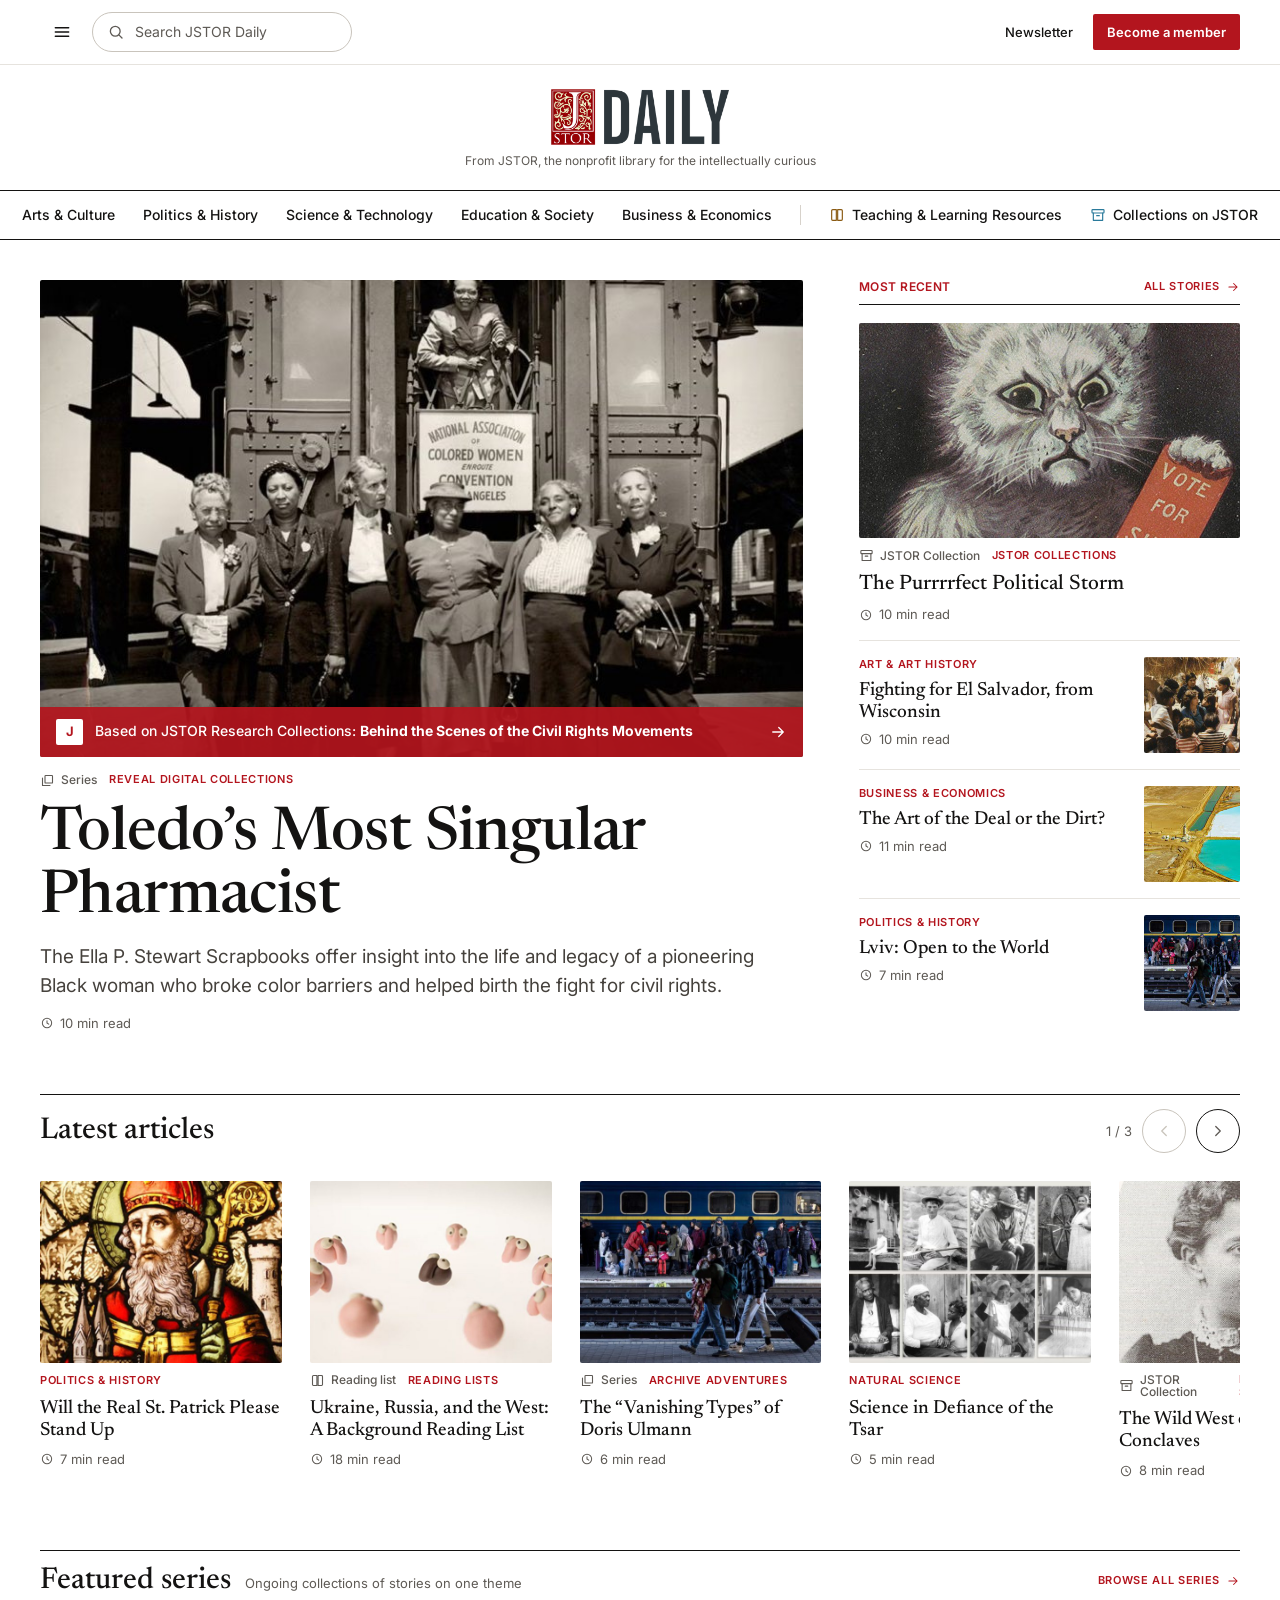
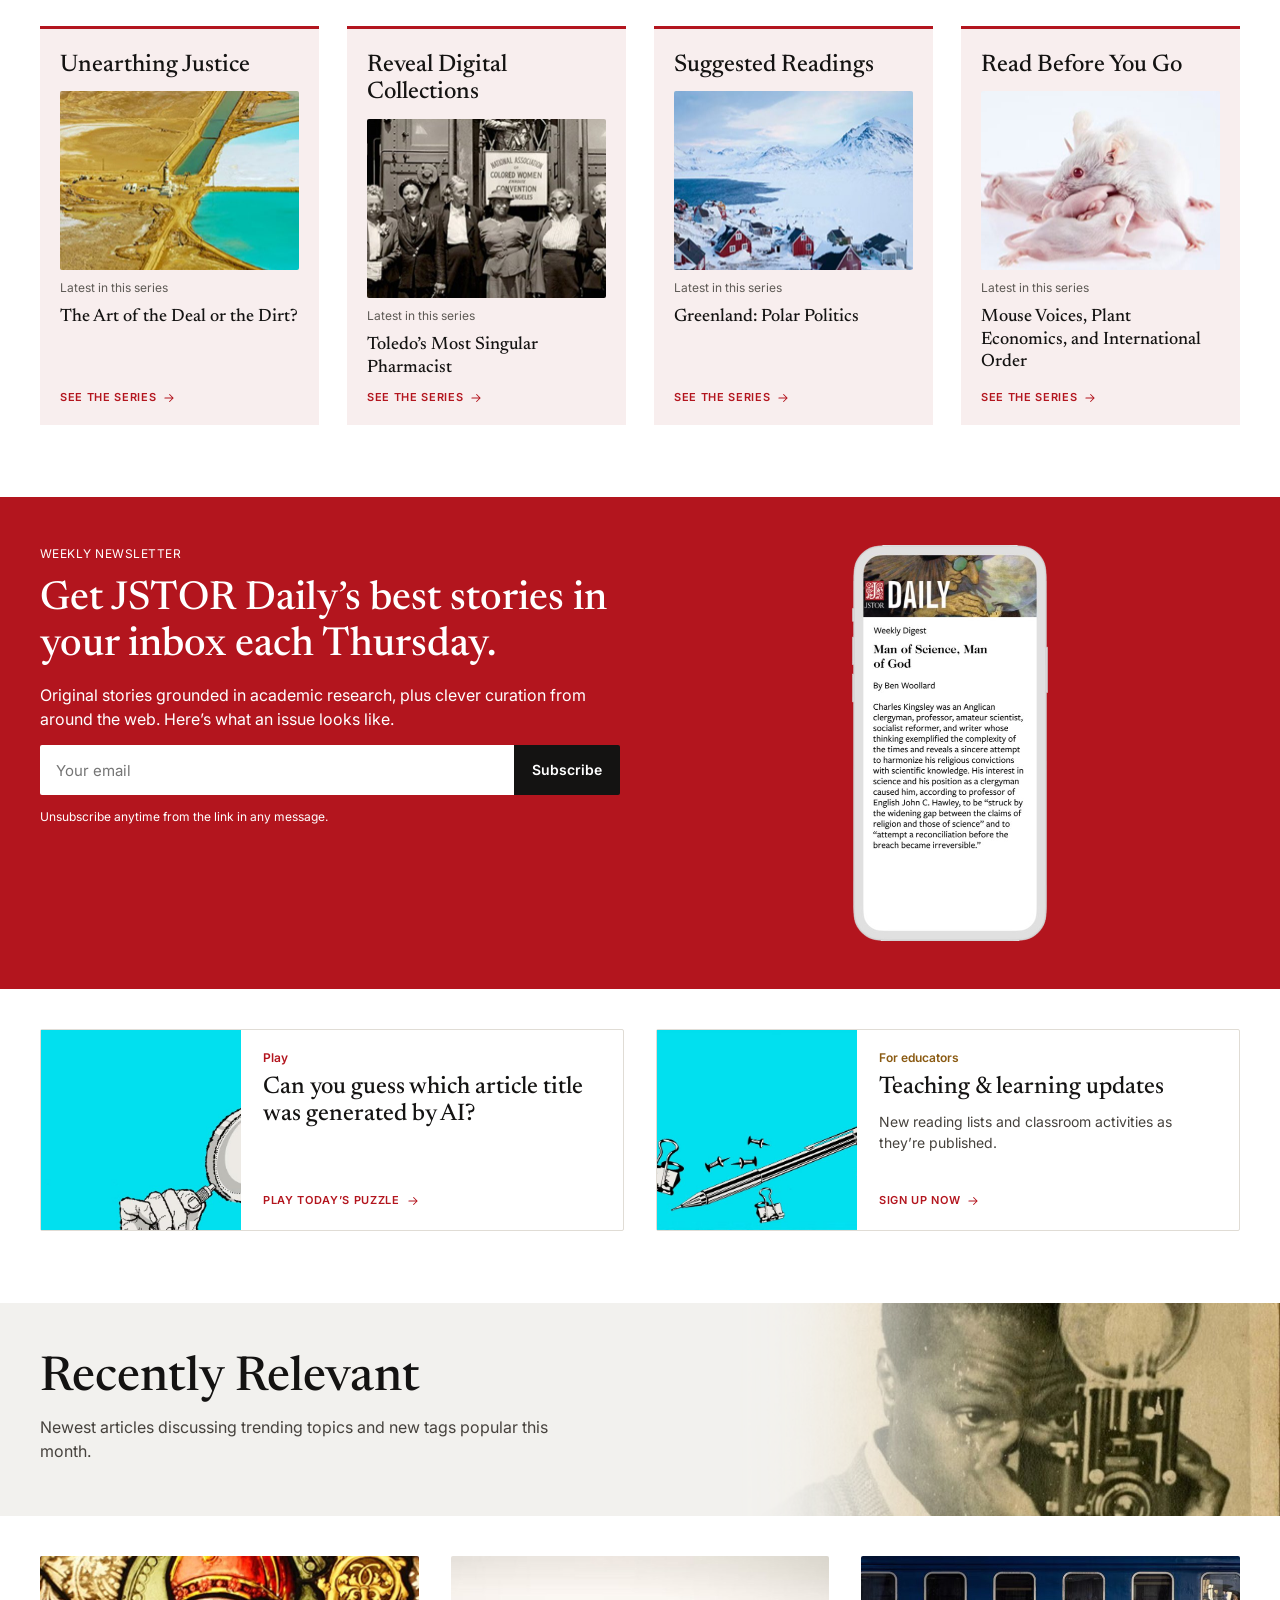
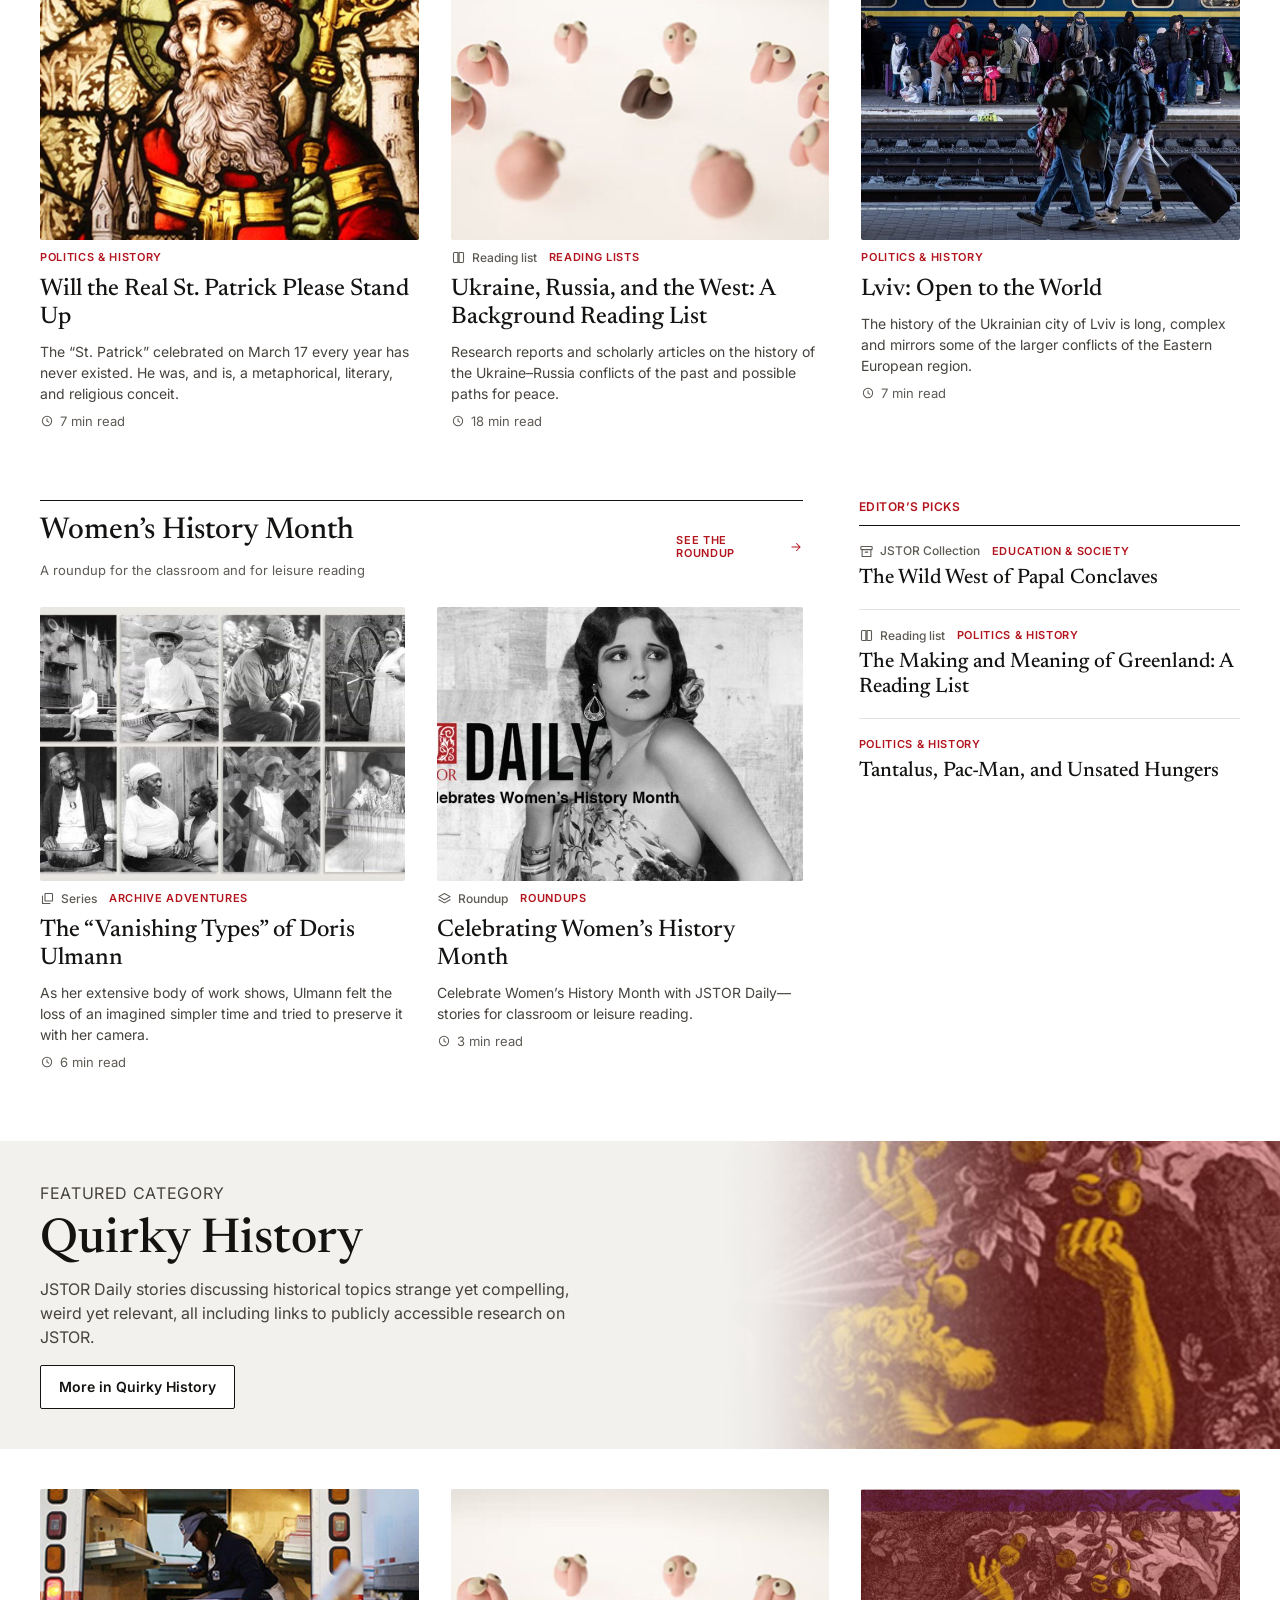
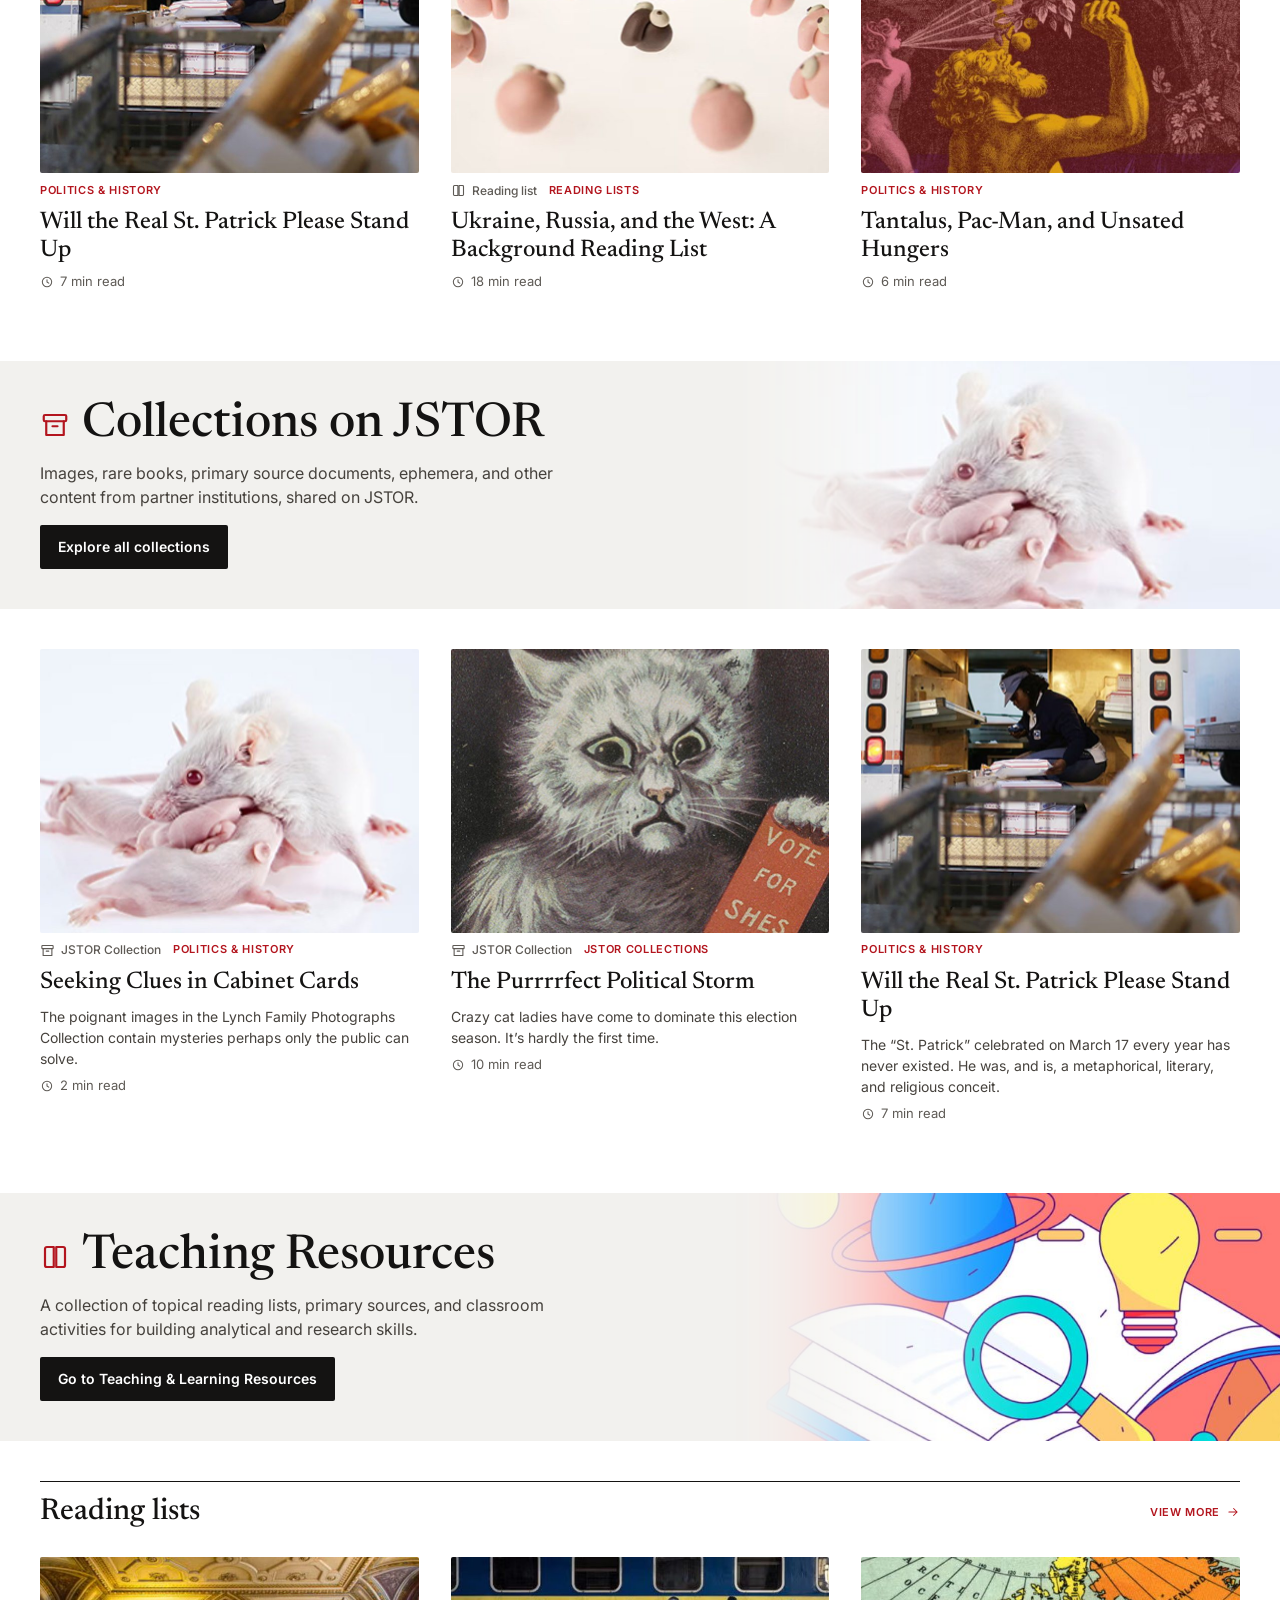
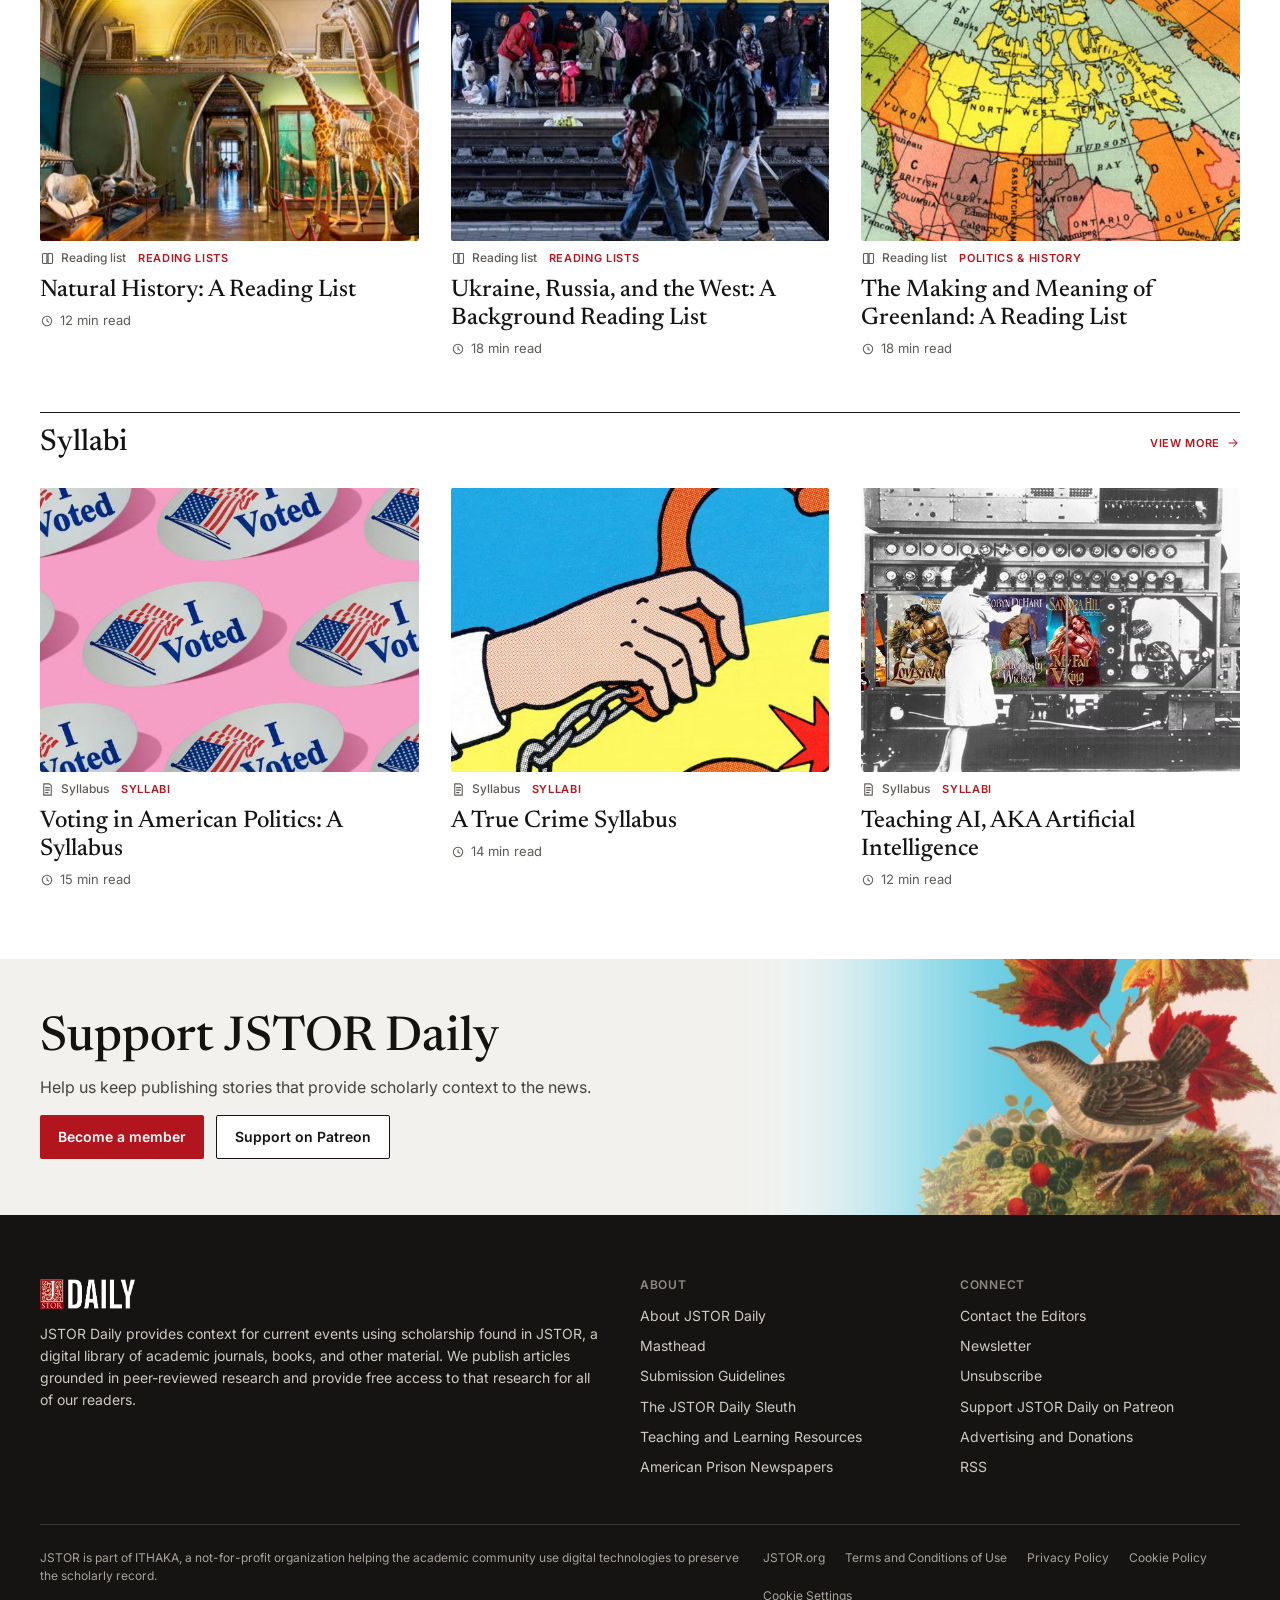
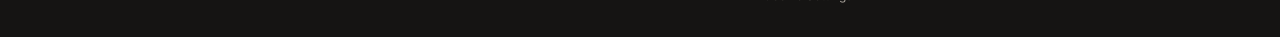
<file: index.html>
<!doctype html>
<html lang="en">
<head>
  <meta charset="utf-8">
  <meta name="viewport" content="width=device-width, initial-scale=1">
  <title>JSTOR Daily — From JSTOR, the nonprofit library for the intellectually curious</title>
  <link rel="preconnect" href="https://fonts.googleapis.com">
  <link rel="preconnect" href="https://fonts.gstatic.com" crossorigin>
  <link href="https://fonts.googleapis.com/css2?family=Inter:wght@400;500;600;700&family=Newsreader:ital,opsz,wght@0,6..72,400;0,6..72,500;1,6..72,400&display=swap" rel="stylesheet">
  <link rel="stylesheet" href="css/styles.css">
</head>
<body data-page="home" data-header="home">
  <div id="site-header"></div>

  <main>
    <section class="featured"><div class="wrap featured-grid">
      <article class="hero">
        <div class="hero-media">
          <a href="article.html"><img src="assets/img/001.jpg" alt="Ella P. Stewart"></a>
          <a class="topic-banner" href="collections.html"><span class="j-box">J</span><span>Based on JSTOR Research Collections: <b>Behind the Scenes of the Civil Rights Movements</b></span><svg class="i" aria-hidden="true"><use href="#i-arrowRight"/></svg></a>
        </div>
        <div class="meta"><span class="kind"><svg class="i" aria-hidden="true"><use href="#i-series"/></svg>Series</span><a class="kicker kicker-link" href="search.html?q=Series">Reveal Digital Collections</a></div>
        <a class="hero-link" href="article.html">
          <h1 class="hero-title">Toledo’s Most Singular Pharmacist</h1>
          <p class="hero-dek">The Ella P. Stewart Scrapbooks offer insight into the life and legacy of a pioneering Black woman who broke color barriers and helped birth the fight for civil rights.</p>
        </a>
        <span class="read-time"><svg class="i" aria-hidden="true"><use href="#i-clock"/></svg>10 min read</span>
      </article>

      <aside class="most-recent">
        <div class="rail-head"><span class="kicker">Most recent</span><a class="kicker-link" href="search.html">All stories<svg class="i i-sm" aria-hidden="true"><use href="#i-arrowRight"/></svg></a></div>
        <div class="lead-card" data-cards="purrfect@2" data-size="sm"></div>
        <div data-cards="elsalvador@3,artdeal@4,lviv@5" data-variant="row"></div>
      </aside>
    </div></section>

    <section class="section section-tight"><div class="wrap carousel" data-carousel>
      <div class="section-head">
        <h2>Latest articles</h2>
        <div class="carousel-controls"><span data-count>1 / 3</span>
          <button class="circle-btn" type="button" data-prev aria-label="Previous"><svg class="i" aria-hidden="true"><use href="#i-chevronLeft"/></svg></button>
          <button class="circle-btn" type="button" data-next aria-label="Next"><svg class="i" aria-hidden="true"><use href="#i-chevronRight"/></svg></button></div>
      </div>
      <div class="carousel-track" data-cards="stpatrick@6,ukraine@7,ulmann@8,tsar@9,papal@10,greenland@77,tantalus@26,cabinet@28,womenshistory@23,sourdough@48,lemon@49" data-size="xs"></div>
    </div></section>

    <section class="section section-tight"><div class="wrap">
      <div class="section-head"><div class="title-group"><h2>Featured series</h2><span class="sub">Ongoing collections of stories on one theme</span></div><a class="kicker-link" href="search.html?q=Series">Browse all series<svg class="i i-sm" aria-hidden="true"><use href="#i-arrowRight"/></svg></a></div>
      <div class="grid grid-4">
        <a class="series-box" href="article.html"><h3>Unearthing Justice</h3><img src="assets/img/011.jpg" alt="" loading="lazy"><span class="latest">Latest in this series</span><h4>The Art of the Deal or the Dirt?</h4><span class="kicker-link">See the series<svg class="i i-sm" aria-hidden="true"><use href="#i-arrowRight"/></svg></span></a>
        <a class="series-box" href="article.html"><h3>Reveal Digital Collections</h3><img src="assets/img/012.jpg" alt="" loading="lazy"><span class="latest">Latest in this series</span><h4>Toledo’s Most Singular Pharmacist</h4><span class="kicker-link">See the series<svg class="i i-sm" aria-hidden="true"><use href="#i-arrowRight"/></svg></span></a>
        <a class="series-box" href="article.html"><h3>Suggested Readings</h3><img src="assets/img/013.jpg" alt="" loading="lazy"><span class="latest">Latest in this series</span><h4>Greenland: Polar Politics</h4><span class="kicker-link">See the series<svg class="i i-sm" aria-hidden="true"><use href="#i-arrowRight"/></svg></span></a>
        <a class="series-box" href="article.html"><h3>Read Before You Go</h3><img src="assets/img/014.jpg" alt="" loading="lazy"><span class="latest">Latest in this series</span><h4>Mouse Voices, Plant Economics, and International Order</h4><span class="kicker-link">See the series<svg class="i i-sm" aria-hidden="true"><use href="#i-arrowRight"/></svg></span></a>
      </div>
    </div></section>

    <section class="newsletter" id="newsletter"><div class="wrap">
      <div class="newsletter-copy">
        <p class="eyebrow">Weekly newsletter</p>
        <h2>Get JSTOR Daily’s best stories in your inbox each Thursday.</h2>
        <p>Original stories grounded in academic research, plus clever curation from around the web. Here’s what an issue looks like.</p>
        <form class="subscribe" data-subscribe novalidate>
          <label class="visually-hidden" for="nl-email">Email address</label>
          <input id="nl-email" type="email" placeholder="Your email" required>
          <button class="btn btn-dark" type="submit">Subscribe</button>
        </form>
        <small>Unsubscribe anytime from the link in any message.</small>
      </div>
      <div class="newsletter-media"><img src="assets/img/015.png" alt="A JSTOR Daily newsletter issue on a phone" loading="lazy"></div>
    </div></section>

    <section class="section"><div class="wrap grid grid-2">
      <a class="promo" href="article.html" id="sleuth"><img src="assets/img/016.jpg" alt="" loading="lazy"><div class="promo-body"><span class="label">Play</span><h3>Can you guess which article title was generated by AI?</h3><span class="kicker-link">Play today’s puzzle<svg class="i i-sm" aria-hidden="true"><use href="#i-arrowRight"/></svg></span></div></a>
      <a class="promo" href="teaching.html"><img src="assets/img/017.jpg" alt="" loading="lazy"><div class="promo-body"><span class="label gold">For educators</span><h3>Teaching &amp; learning updates</h3><p>New reading lists and classroom activities as they’re published.</p><span class="kicker-link">Sign up now<svg class="i i-sm" aria-hidden="true"><use href="#i-arrowRight"/></svg></span></div></a>
    </div></section>

    <section class="banner"><div class="banner-inner">
      <div class="banner-copy"><h2>Recently Relevant</h2><p>Newest articles discussing trending topics and new tags popular this month.</p></div>
      <div class="banner-media"><img src="assets/img/018.jpg" alt="" loading="lazy"></div>
    </div></section>
    <section class="section"><div class="wrap">
      <div class="grid grid-3" data-cards="stpatrick@19,ukraine@20,lviv@21" data-dek></div>
    </div></section>

    <section class="section section-tight"><div class="wrap split-56">
      <div>
        <div class="section-head"><div class="title-group"><h2>Women’s History Month</h2><span class="sub">A roundup for the classroom and for leisure reading</span></div><a class="kicker-link" href="article.html">See the roundup<svg class="i i-sm" aria-hidden="true"><use href="#i-arrowRight"/></svg></a></div>
        <div class="grid grid-2" data-cards="ulmann@22,womenshistory@23" data-dek></div>
      </div>
      <aside>
        <div class="rail-head"><span class="kicker">Editor’s picks</span></div>
        <div data-cards="papal,greenland,tantalus" data-variant="text"></div>
      </aside>
    </div></section>

    <section class="banner"><div class="banner-inner">
      <div class="banner-copy"><p class="eyebrow">Featured Category</p><h2>Quirky History</h2><p>JSTOR Daily stories discussing historical topics strange yet compelling, weird yet relevant, all including links to publicly accessible research on JSTOR.</p>
        <div class="actions"><a class="btn btn-white" href="search.html?q=Arts%20%26%20Culture">More in Quirky History</a></div></div>
      <div class="banner-media"><img src="assets/img/024.jpg" alt="" loading="lazy"></div>
    </div></section>
    <section class="section"><div class="wrap">
      <div class="grid grid-3" data-cards="stpatrick@25,ukraine@20,tantalus@26"></div>
    </div></section>

    <section class="banner"><div class="banner-inner">
      <div class="banner-copy"><h2><svg class="i" aria-hidden="true"><use href="#i-archive"/></svg>Collections on JSTOR</h2><p>Images, rare books, primary source documents, ephemera, and other content from partner institutions, shared on JSTOR.</p>
        <div class="actions"><a class="btn btn-dark" href="collections.html">Explore all collections</a></div></div>
      <div class="banner-media"><img src="assets/img/027.jpg" alt="" loading="lazy"></div>
    </div></section>
    <section class="section"><div class="wrap">
      <div class="grid grid-3" data-cards="cabinet@28,purrfect@29,stpatrick@25" data-dek></div>
    </div></section>

    <section class="banner"><div class="banner-inner">
      <div class="banner-copy"><h2><svg class="i" aria-hidden="true"><use href="#i-book"/></svg>Teaching Resources</h2><p>A collection of topical reading lists, primary sources, and classroom activities for building analytical and research skills.</p>
        <div class="actions"><a class="btn btn-dark" href="teaching.html">Go to Teaching &amp; Learning Resources</a></div></div>
      <div class="banner-media"><img src="assets/img/030.jpg" alt="" loading="lazy"></div>
    </div></section>
    <section class="section"><div class="wrap">
      <div class="section-head"><h2>Reading lists</h2><a class="kicker-link" href="teaching.html#reading-lists">View more<svg class="i i-sm" aria-hidden="true"><use href="#i-arrowRight"/></svg></a></div>
      <div class="grid grid-3" data-cards="naturalhistory@31,ukraine@32,greenland@33"></div>
      <div class="section-head" style="margin-top:56px"><h2>Syllabi</h2><a class="kicker-link" href="teaching.html#syllabi">View more<svg class="i i-sm" aria-hidden="true"><use href="#i-arrowRight"/></svg></a></div>
      <div class="grid grid-3" data-cards="voting@34,truecrime@35,teachingai@36"></div>
    </div></section>

    <section class="banner" id="support"><div class="banner-inner">
      <div class="banner-copy"><h2>Support JSTOR Daily</h2><p>Help us keep publishing stories that provide scholarly context to the news.</p>
        <div class="actions"><a class="btn btn-red" href="#support">Become a member</a><a class="btn btn-white" href="https://www.patreon.com/" target="_blank" rel="noopener">Support on Patreon</a></div></div>
      <div class="banner-media"><img src="assets/img/037.jpg" alt="" loading="lazy"></div>
    </div></section>
  </main>

  <div id="site-footer"></div>
  <script src="js/data.js"></script>
  <script src="js/components.js"></script>
  <script src="js/main.js"></script>
</body>
</html>
</file>
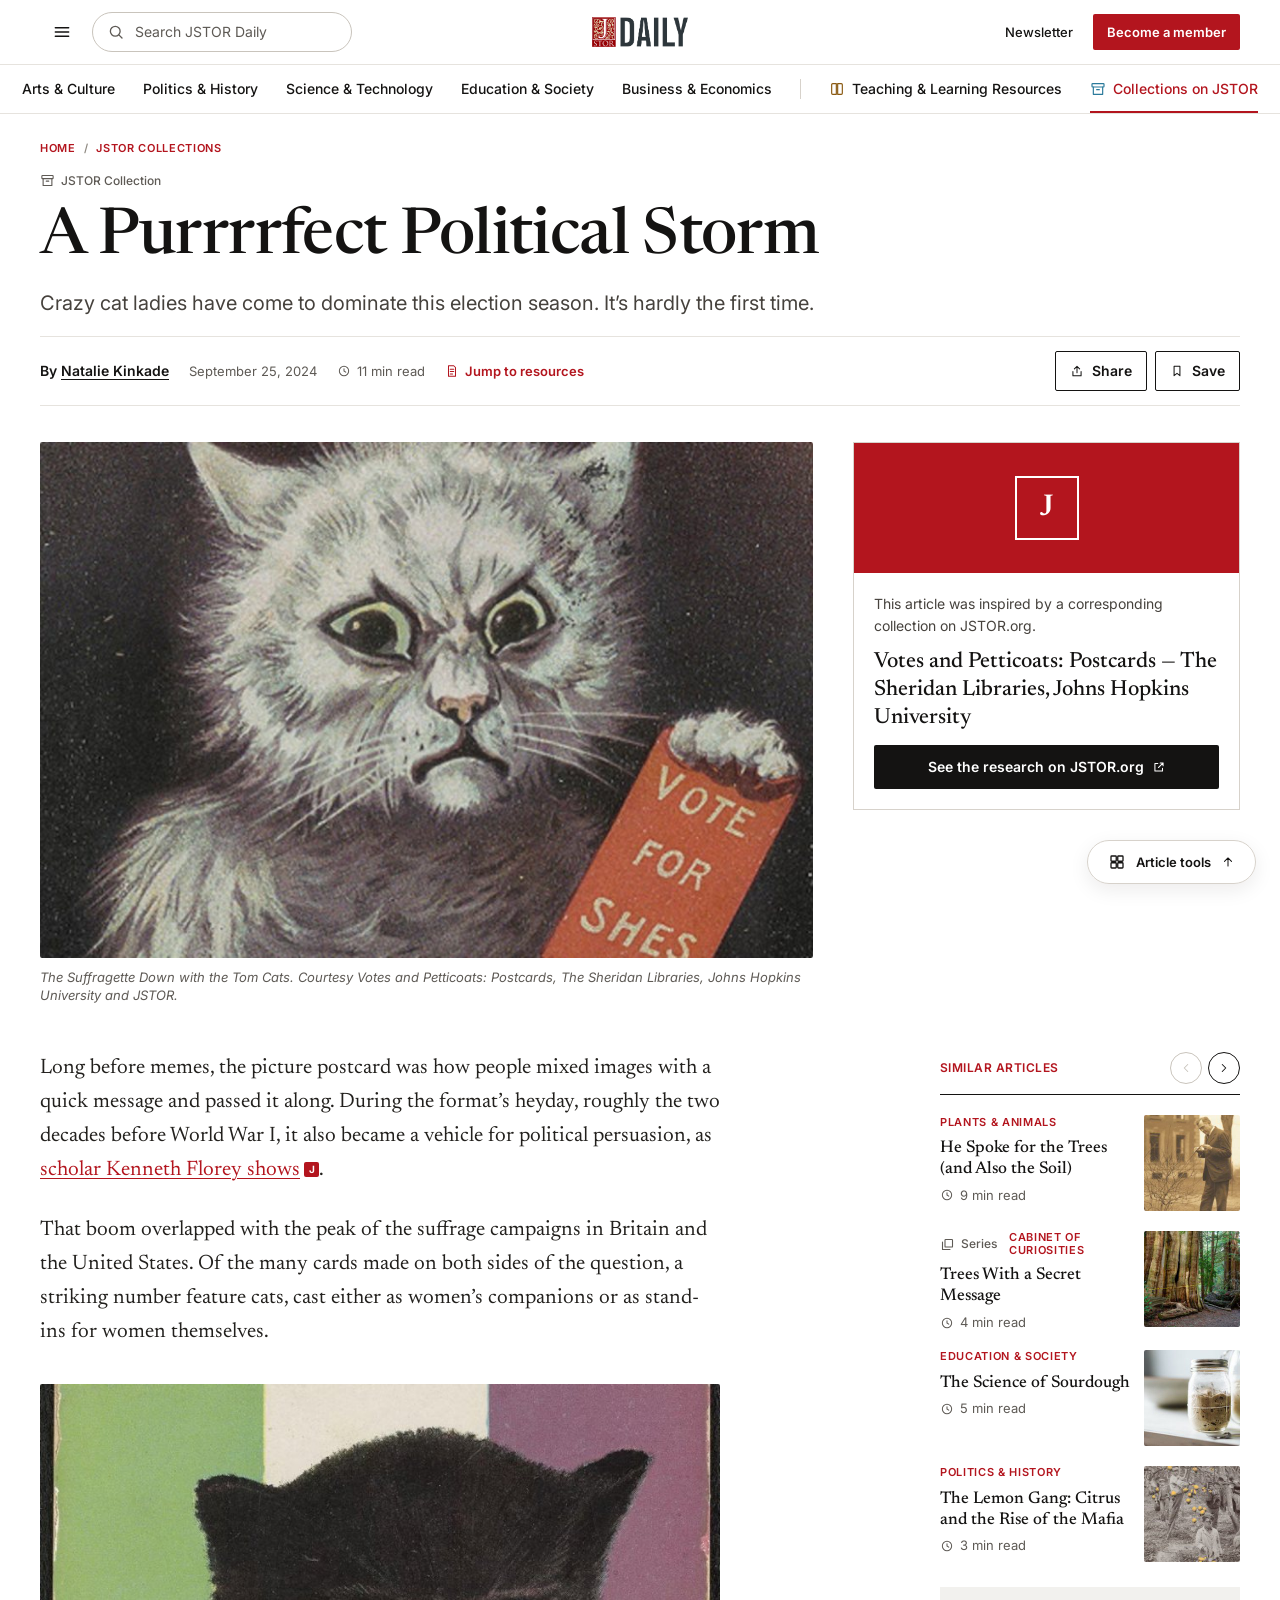
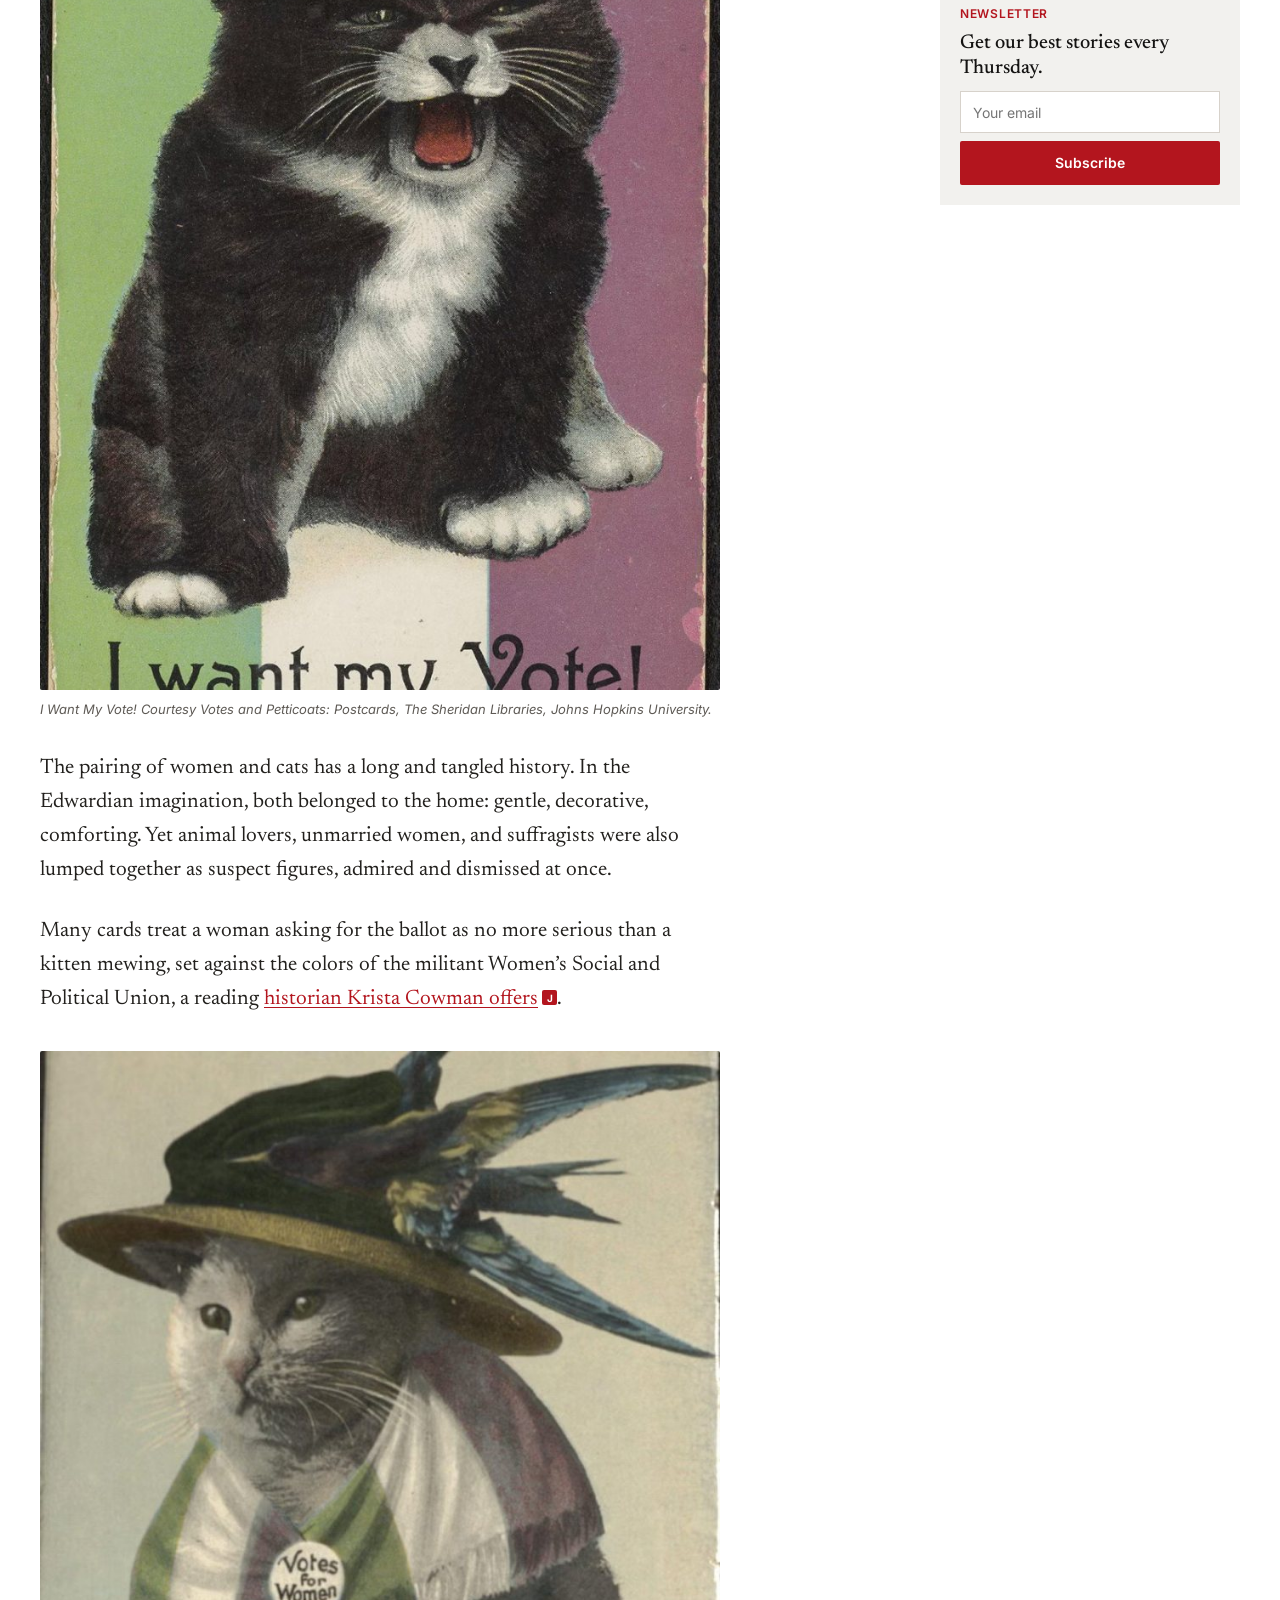
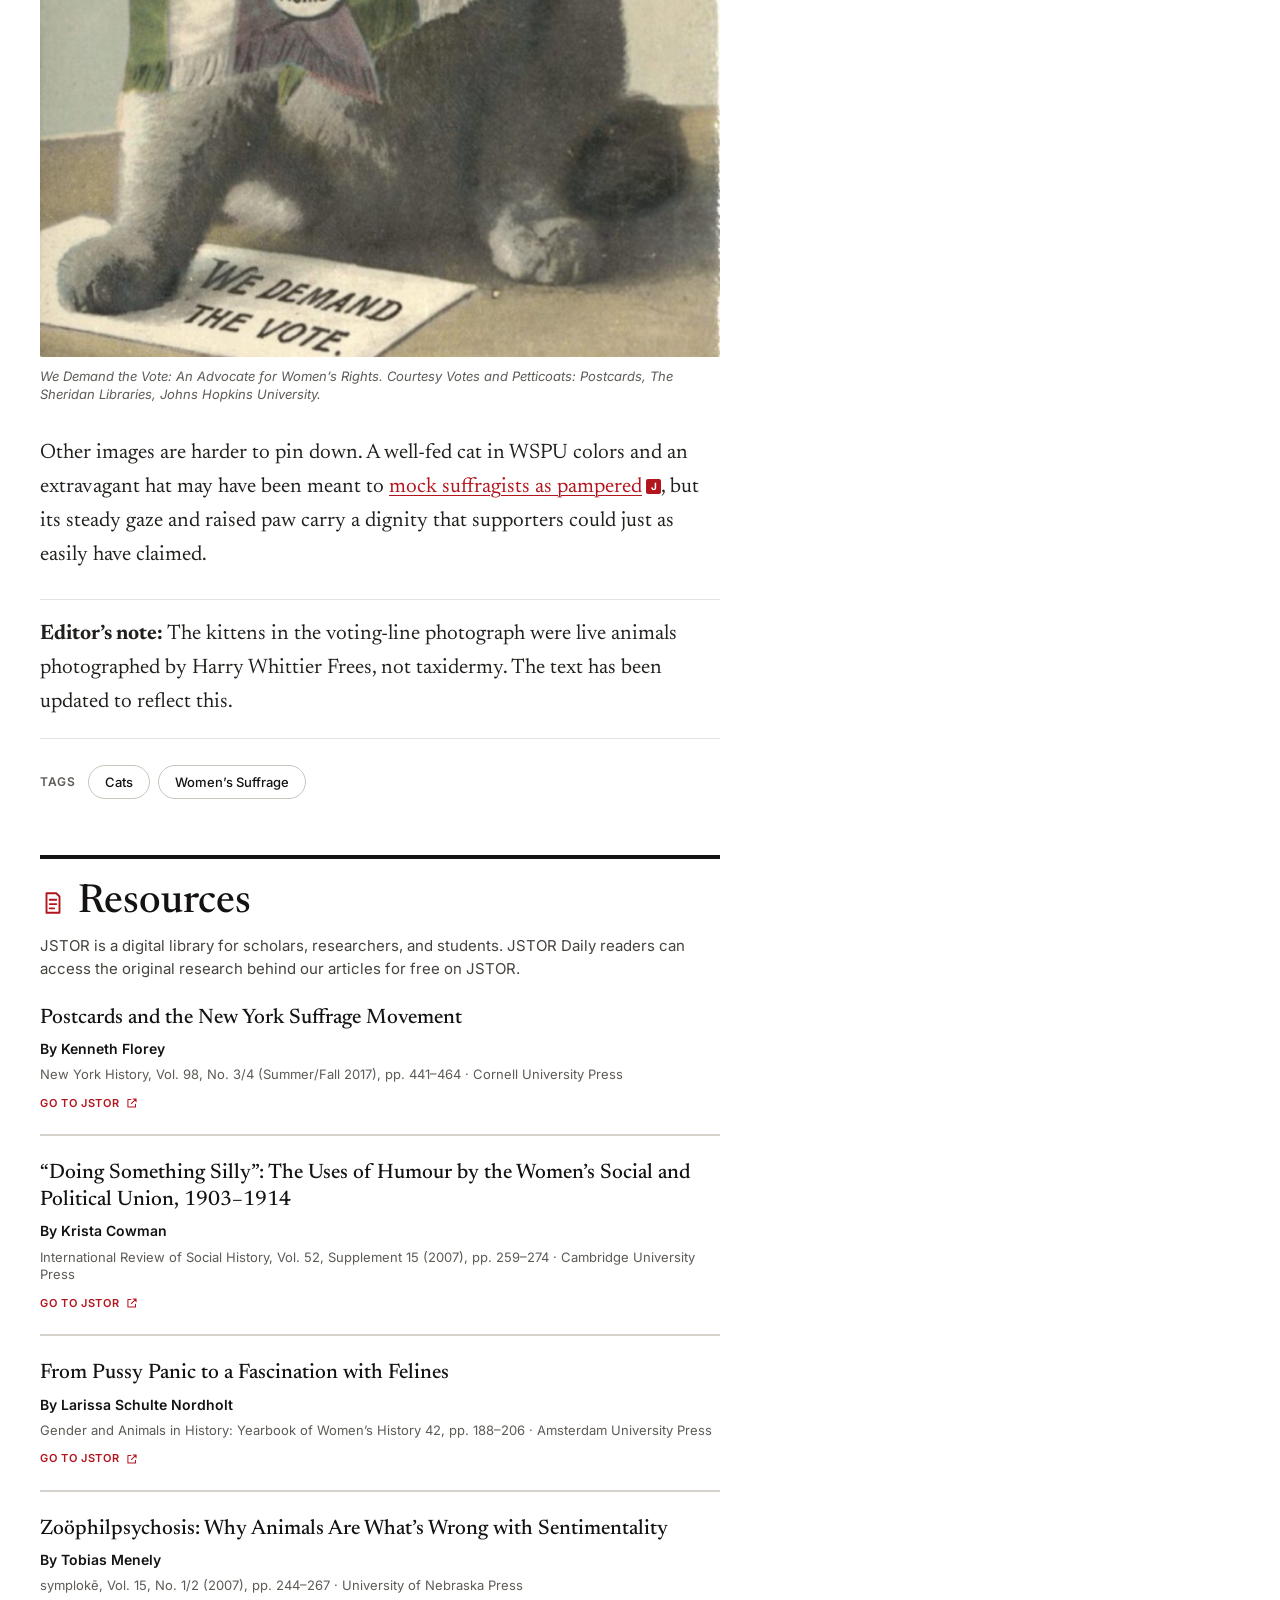
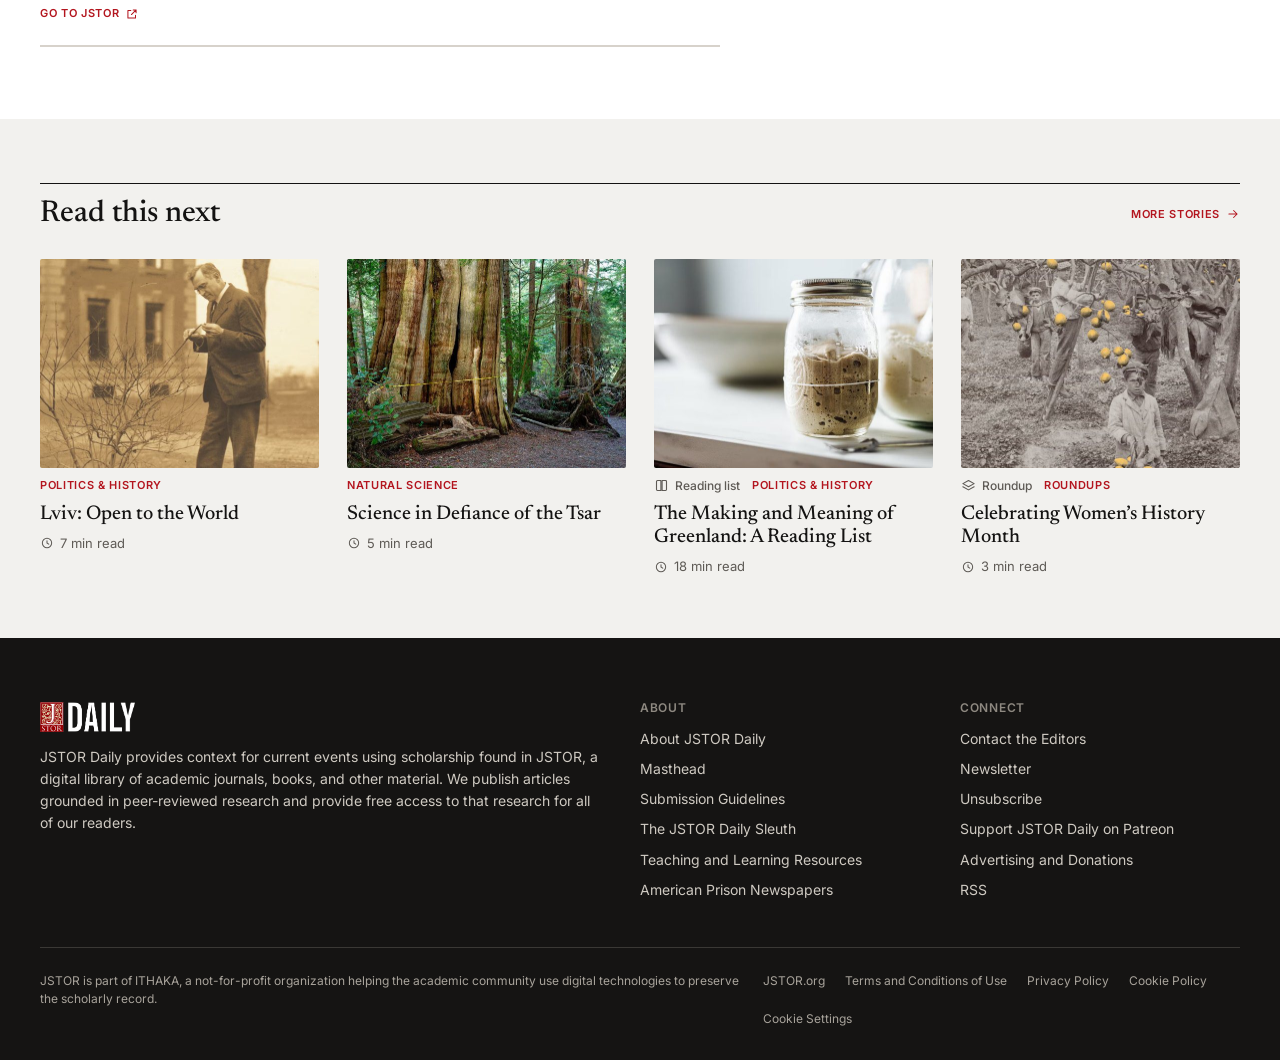
<file: article.html>
<!doctype html>
<html lang="en">
<head>
  <meta charset="utf-8">
  <meta name="viewport" content="width=device-width, initial-scale=1">
  <title>A Purrrrfect Political Storm — JSTOR Daily</title>
  <link rel="preconnect" href="https://fonts.googleapis.com">
  <link rel="preconnect" href="https://fonts.gstatic.com" crossorigin>
  <link href="https://fonts.googleapis.com/css2?family=Inter:wght@400;500;600;700&family=Newsreader:ital,opsz,wght@0,6..72,400;0,6..72,500;1,6..72,400&display=swap" rel="stylesheet">
  <link rel="stylesheet" href="css/styles.css">
</head>
<body data-page="article" data-active="collections" data-toolhub>
  <div id="site-header"></div>

  <main>
    <div class="wrap">
      <header class="article-header">
        <nav class="breadcrumb" aria-label="Breadcrumb"><a href="index.html">Home</a><span class="sep">/</span><a href="collections.html">JSTOR Collections</a></nav>
        <div class="meta"><span class="kind"><svg class="i" aria-hidden="true"><use href="#i-archive"/></svg>JSTOR Collection</span></div>
        <h1 class="article-title">A Purrrrfect Political Storm</h1>
        <p class="article-dek">Crazy cat ladies have come to dominate this election season. It’s hardly the first time.</p>
        <div class="byline">
          <span class="author">By <a href="search.html?q=Natalie%20Kinkade">Natalie Kinkade</a></span>
          <span class="date">September 25, 2024</span>
          <span class="read-time"><svg class="i" aria-hidden="true"><use href="#i-clock"/></svg>11 min read</span>
          <a class="jump" href="#resources"><svg class="i i-sm" aria-hidden="true"><use href="#i-doc"/></svg>Jump to resources</a>
          <div class="actions">
            <button class="btn btn-white" type="button" data-share><svg class="i i-sm" aria-hidden="true"><use href="#i-share"/></svg><span>Share</span></button>
            <button class="btn btn-white" type="button" data-save aria-pressed="false"><svg class="i i-sm" aria-hidden="true"><use href="#i-bookmark"/></svg><span>Save</span></button>
          </div>
        </div>
      </header>

      <div class="article-hero">
        <figure>
          <img src="assets/img/039.jpg" alt="Postcard: The Suffragette Down with the Tom Cats">
          <figcaption>The Suffragette Down with the Tom Cats. Courtesy Votes and Petticoats: Postcards, The Sheridan Libraries, Johns Hopkins University and JSTOR.</figcaption>
        </figure>
        <aside class="collection-card">
          <div class="cc-top"><span class="cc-j">J</span></div>
          <div class="cc-body">
            <p>This article was inspired by a corresponding collection on JSTOR.org.</p>
            <h3>Votes and Petticoats: Postcards — The Sheridan Libraries, Johns Hopkins University</h3>
            <a class="btn btn-dark btn-block" href="https://www.jstor.org/" target="_blank" rel="noopener">See the research on JSTOR.org<svg class="i i-sm" aria-hidden="true"><use href="#i-external"/></svg></a>
          </div>
        </aside>
      </div>

      <div class="article-layout" style="margin-top:48px">
        <article class="article-body">
          <p>Long before memes, the picture postcard was how people mixed images with a quick message and passed it along. During the format’s heyday, roughly the two decades before World War I, it also became a vehicle for political persuasion, as <a class="jstor-ref" href="https://www.jstor.org/" target="_blank" rel="noopener" data-ref="florey">scholar Kenneth Florey shows<span class="j-mini">J</span></a>.</p>
          <p>That boom overlapped with the peak of the suffrage campaigns in Britain and the United States. Of the many cards made on both sides of the question, a striking number feature cats, cast either as women’s companions or as stand-ins for women themselves.</p>
          <figure>
            <img src="assets/img/040.jpg" alt="Postcard: I Want My Vote!" loading="lazy">
            <figcaption>I Want My Vote! Courtesy Votes and Petticoats: Postcards, The Sheridan Libraries, Johns Hopkins University.</figcaption>
          </figure>
          <p>The pairing of women and cats has a long and tangled history. In the Edwardian imagination, both belonged to the home: gentle, decorative, comforting. Yet animal lovers, unmarried women, and suffragists were also lumped together as suspect figures, admired and dismissed at once.</p>
          <p>Many cards treat a woman asking for the ballot as no more serious than a kitten mewing, set against the colors of the militant Women’s Social and Political Union, a reading <a class="jstor-ref" href="https://www.jstor.org/" target="_blank" rel="noopener" data-ref="cowman">historian Krista Cowman offers<span class="j-mini">J</span></a>.</p>
          <figure>
            <img src="assets/img/041.jpg" alt="Postcard: We Demand the Vote" loading="lazy">
            <figcaption>We Demand the Vote: An Advocate for Women’s Rights. Courtesy Votes and Petticoats: Postcards, The Sheridan Libraries, Johns Hopkins University.</figcaption>
          </figure>
          <p>Other images are harder to pin down. A well-fed cat in WSPU colors and an extravagant hat may have been meant to <a class="jstor-ref" href="https://www.jstor.org/" target="_blank" rel="noopener" data-ref="nordholt">mock suffragists as pampered<span class="j-mini">J</span></a>, but its steady gaze and raised paw carry a dignity that supporters could just as easily have claimed.</p>

          <p class="editors-note"><strong>Editor’s note:</strong> The kittens in the voting-line photograph were live animals photographed by Harry Whittier Frees, not taxidermy. The text has been updated to reflect this.</p>
          <div class="tags"><span class="label">Tags</span><a class="chip chip-sm" href="search.html?q=Cats">Cats</a><a class="chip chip-sm" href="search.html?q=Women%E2%80%99s%20suffrage">Women’s Suffrage</a></div>

          <section class="resources" id="resources" aria-labelledby="resources-title">
            <h2 class="resources-title" id="resources-title"><svg class="i" aria-hidden="true"><use href="#i-doc"/></svg>Resources</h2>
            <p class="resources-intro">JSTOR is a digital library for scholars, researchers, and students. JSTOR Daily readers can access the original research behind our articles for free on JSTOR.</p>
            <div class="resource"><h3>Postcards and the New York Suffrage Movement</h3><p class="by">By Kenneth Florey</p><p class="cite">New York History, Vol. 98, No. 3/4 (Summer/Fall 2017), pp. 441–464 · Cornell University Press</p><a class="kicker-link" href="https://www.jstor.org/" target="_blank" rel="noopener">Go to JSTOR<svg class="i i-sm" aria-hidden="true"><use href="#i-external"/></svg></a></div>
            <div class="resource"><h3>“Doing Something Silly”: The Uses of Humour by the Women’s Social and Political Union, 1903–1914</h3><p class="by">By Krista Cowman</p><p class="cite">International Review of Social History, Vol. 52, Supplement 15 (2007), pp. 259–274 · Cambridge University Press</p><a class="kicker-link" href="https://www.jstor.org/" target="_blank" rel="noopener">Go to JSTOR<svg class="i i-sm" aria-hidden="true"><use href="#i-external"/></svg></a></div>
            <div class="resource"><h3>From Pussy Panic to a Fascination with Felines</h3><p class="by">By Larissa Schulte Nordholt</p><p class="cite">Gender and Animals in History: Yearbook of Women’s History 42, pp. 188–206 · Amsterdam University Press</p><a class="kicker-link" href="https://www.jstor.org/" target="_blank" rel="noopener">Go to JSTOR<svg class="i i-sm" aria-hidden="true"><use href="#i-external"/></svg></a></div>
            <div class="resource"><h3>Zoöphilpsychosis: Why Animals Are What’s Wrong with Sentimentality</h3><p class="by">By Tobias Menely</p><p class="cite">symplokē, Vol. 15, No. 1/2 (2007), pp. 244–267 · University of Nebraska Press</p><a class="kicker-link" href="https://www.jstor.org/" target="_blank" rel="noopener">Go to JSTOR<svg class="i i-sm" aria-hidden="true"><use href="#i-external"/></svg></a></div>
          </section>
        </article>

        <aside class="rail"><div class="rail-sticky">
          <div class="carousel" data-carousel>
            <div class="rail-head"><span class="kicker">Similar articles</span>
              <div class="ctrls">
                <button class="circle-btn sm" type="button" data-prev aria-label="Previous"><svg class="i i-sm" aria-hidden="true"><use href="#i-chevronLeft"/></svg></button>
                <button class="circle-btn sm" type="button" data-next aria-label="Next"><svg class="i i-sm" aria-hidden="true"><use href="#i-chevronRight"/></svg></button></div>
            </div>
            <div class="carousel-track" style="grid-auto-columns:100%;margin-top:20px">
              <div class="rail-list" data-cards="treessoil@42,treessecret@43,sourdough@44,lemon@45" data-variant="row"></div>
              <div class="rail-list" data-cards="cabinet@28,papal@76,ulmann@22,stpatrick@25" data-variant="row"></div>
            </div>
          </div>
          <div class="rail-news">
            <span class="kicker">Newsletter</span>
            <h3>Get our best stories every Thursday.</h3>
            <form data-subscribe novalidate style="display:flex;flex-direction:column;gap:8px">
              <label class="visually-hidden" for="rail-email">Email address</label>
              <input id="rail-email" type="email" placeholder="Your email" required>
              <button class="btn btn-red btn-block" type="submit">Subscribe</button>
            </form>
          </div>
        </div></aside>
      </div>
    </div>

    <section class="read-next"><div class="wrap">
      <div class="section-head"><h2>Read this next</h2><a class="kicker-link" href="search.html">More stories<svg class="i i-sm" aria-hidden="true"><use href="#i-arrowRight"/></svg></a></div>
      <div class="grid grid-4" data-cards="lviv@46,tsar@47,greenland@48,womenshistory@49"></div>
    </div></section>
  </main>

  <div id="site-footer"></div>
  <script src="js/data.js"></script>
  <script src="js/components.js"></script>
  <script src="js/main.js"></script>
</body>
</html>
</file>
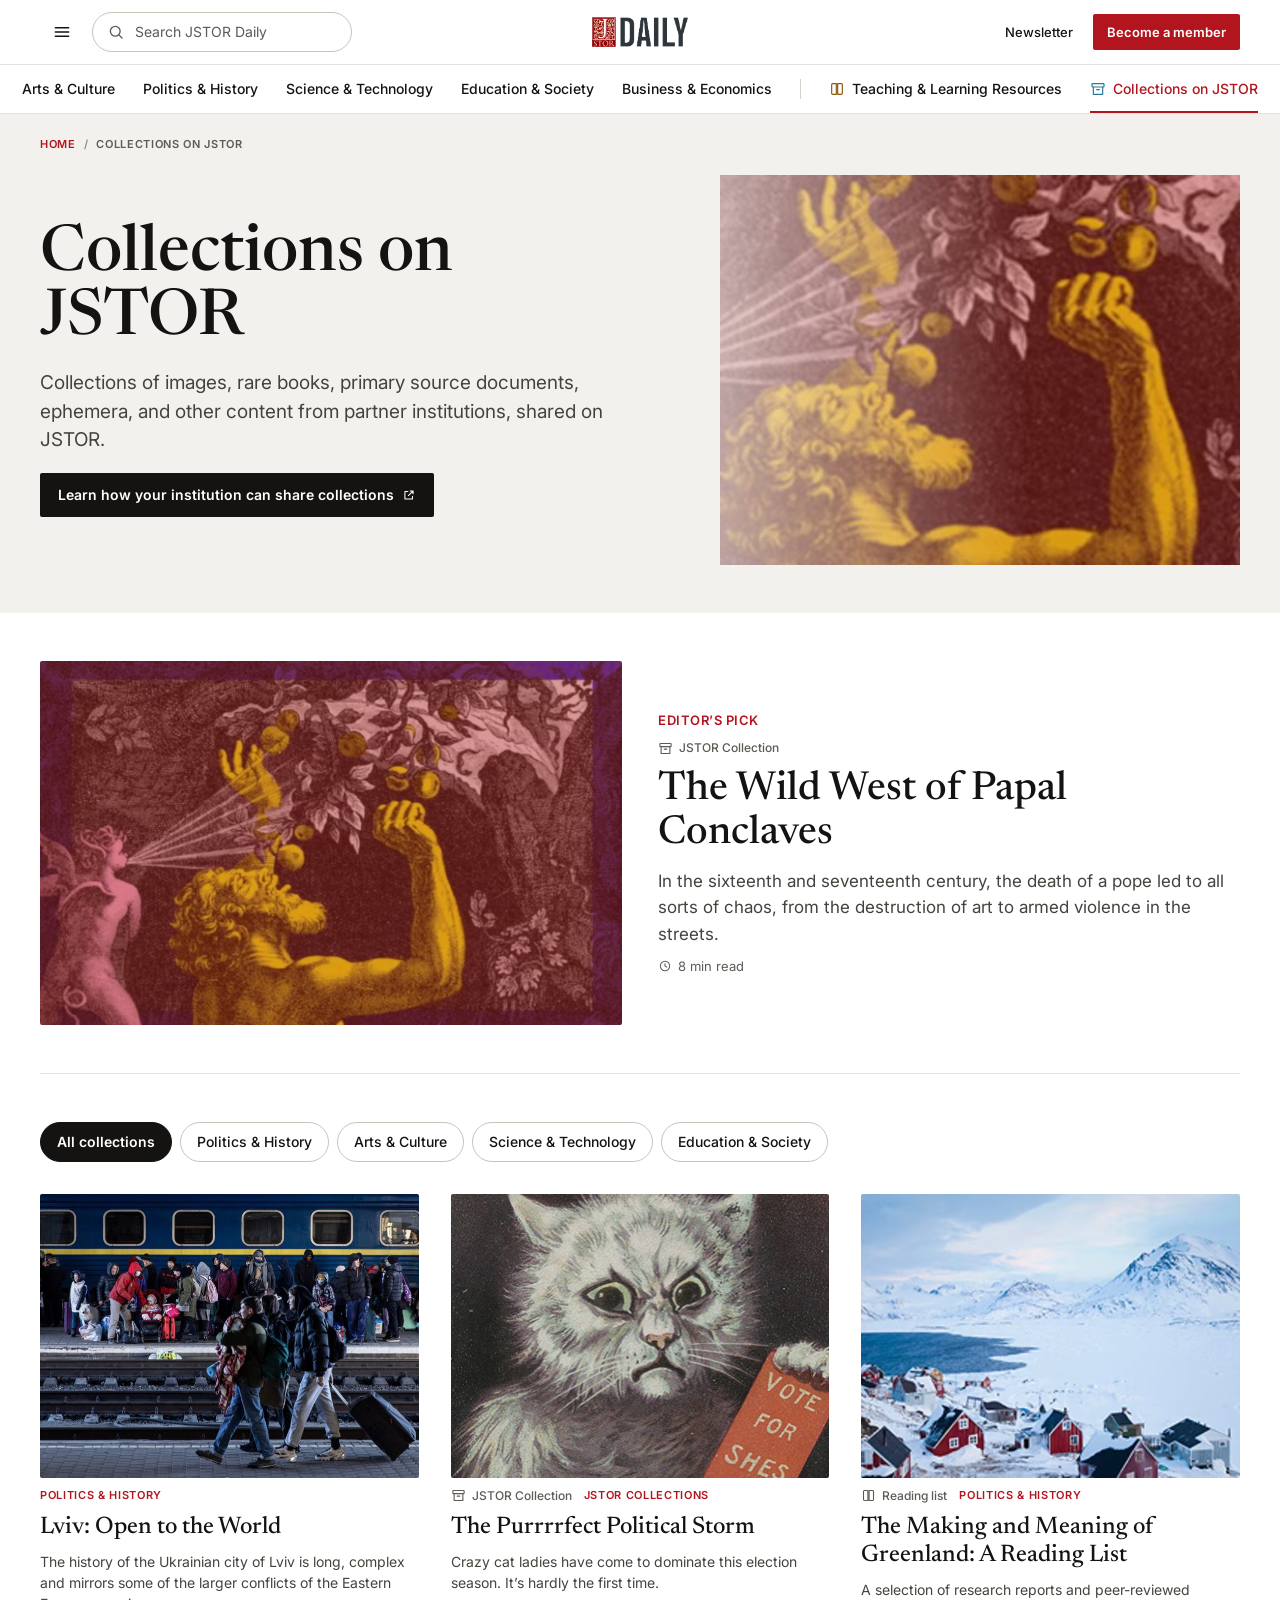
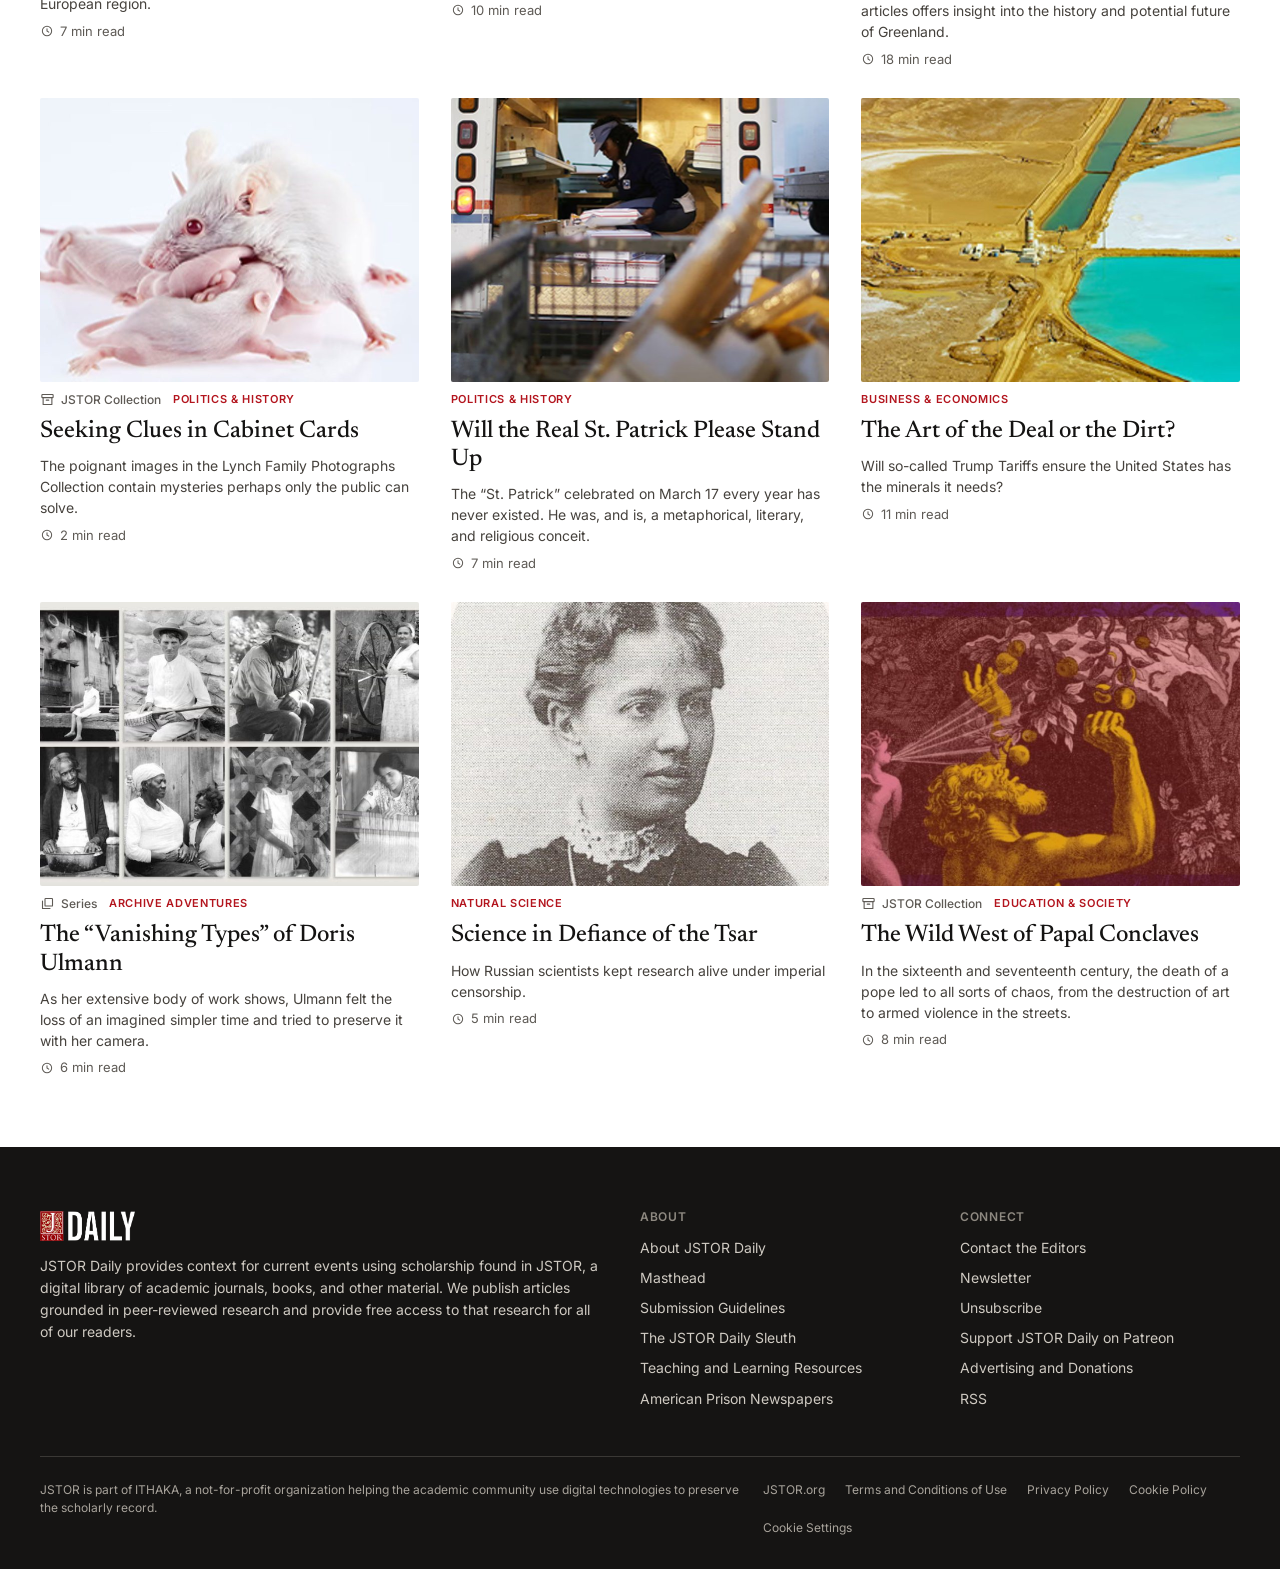
<file: collections.html>
<!doctype html>
<html lang="en">
<head>
  <meta charset="utf-8">
  <meta name="viewport" content="width=device-width, initial-scale=1">
  <title>Collections on JSTOR — JSTOR Daily</title>
  <link rel="preconnect" href="https://fonts.googleapis.com">
  <link rel="preconnect" href="https://fonts.gstatic.com" crossorigin>
  <link href="https://fonts.googleapis.com/css2?family=Inter:wght@400;500;600;700&family=Newsreader:ital,opsz,wght@0,6..72,400;0,6..72,500;1,6..72,400&display=swap" rel="stylesheet">
  <link rel="stylesheet" href="css/styles.css">
</head>
<body data-page="collections" data-active="collections">
  <div id="site-header"></div>

  <main>
    <section class="page-banner coll-banner"><div class="wrap">
      <nav class="breadcrumb" aria-label="Breadcrumb"><a href="index.html">Home</a><span class="sep">/</span><span>Collections on JSTOR</span></nav>
      <div class="page-banner-grid">
        <div>
          <h1>Collections on JSTOR</h1>
          <p class="lede">Collections of images, rare books, primary source documents, ephemera, and other content from partner institutions, shared on JSTOR.</p>
          <a class="btn btn-dark" href="https://www.jstor.org/" target="_blank" rel="noopener">Learn how your institution can share collections<svg class="i i-sm" aria-hidden="true"><use href="#i-external"/></svg></a>
        </div>
        <img src="assets/img/075.jpg" alt="">
      </div>
    </div></section>

    <section class="editors-pick"><div class="wrap">
      <a class="ep-card" href="article.html">
        <img src="assets/img/076.jpg" alt="">
        <div class="ep-body">
          <span class="eyebrow">Editor’s pick</span>
          <div class="meta"><span class="kind"><svg class="i" aria-hidden="true"><use href="#i-archive"/></svg>JSTOR Collection</span></div>
          <h2>The Wild West of Papal Conclaves</h2>
          <p>In the sixteenth and seventeenth century, the death of a pope led to all sorts of chaos, from the destruction of art to armed violence in the streets.</p>
          <span class="read-time"><svg class="i" aria-hidden="true"><use href="#i-clock"/></svg>8 min read</span>
        </div>
      </a>
    </div></section>

    <section class="section section-tight"><div class="wrap">
      <div class="chip-row scroll" data-filter-group="#coll-grid" style="margin-bottom:32px">
        <button class="chip is-active" type="button" data-filter="">All collections</button>
        <button class="chip" type="button" data-filter="Politics &amp; History">Politics &amp; History</button>
        <button class="chip" type="button" data-filter="Arts &amp; Culture">Arts &amp; Culture</button>
        <button class="chip" type="button" data-filter="Science &amp; Technology">Science &amp; Technology</button>
        <button class="chip" type="button" data-filter="Education &amp; Society">Education &amp; Society</button>
      </div>
      <div class="grid grid-3" id="coll-grid" data-cards="lviv@21,purrfect@29,greenland@77,cabinet@28,stpatrick@25,artdeal@78,ulmann@22,tsar@10,papal@76" data-dek></div>
      <p class="results-empty" id="coll-empty" hidden>No collection stories in this category yet.</p>
    </div></section>
  </main>

  <div id="site-footer"></div>
  <script src="js/data.js"></script>
  <script src="js/components.js"></script>
  <script src="js/main.js"></script>
  <script>
    document.addEventListener('jd:filtered', (e) => { document.getElementById('coll-empty').hidden = e.detail.shown > 0; });
  </script>
</body>
</html>
</file>
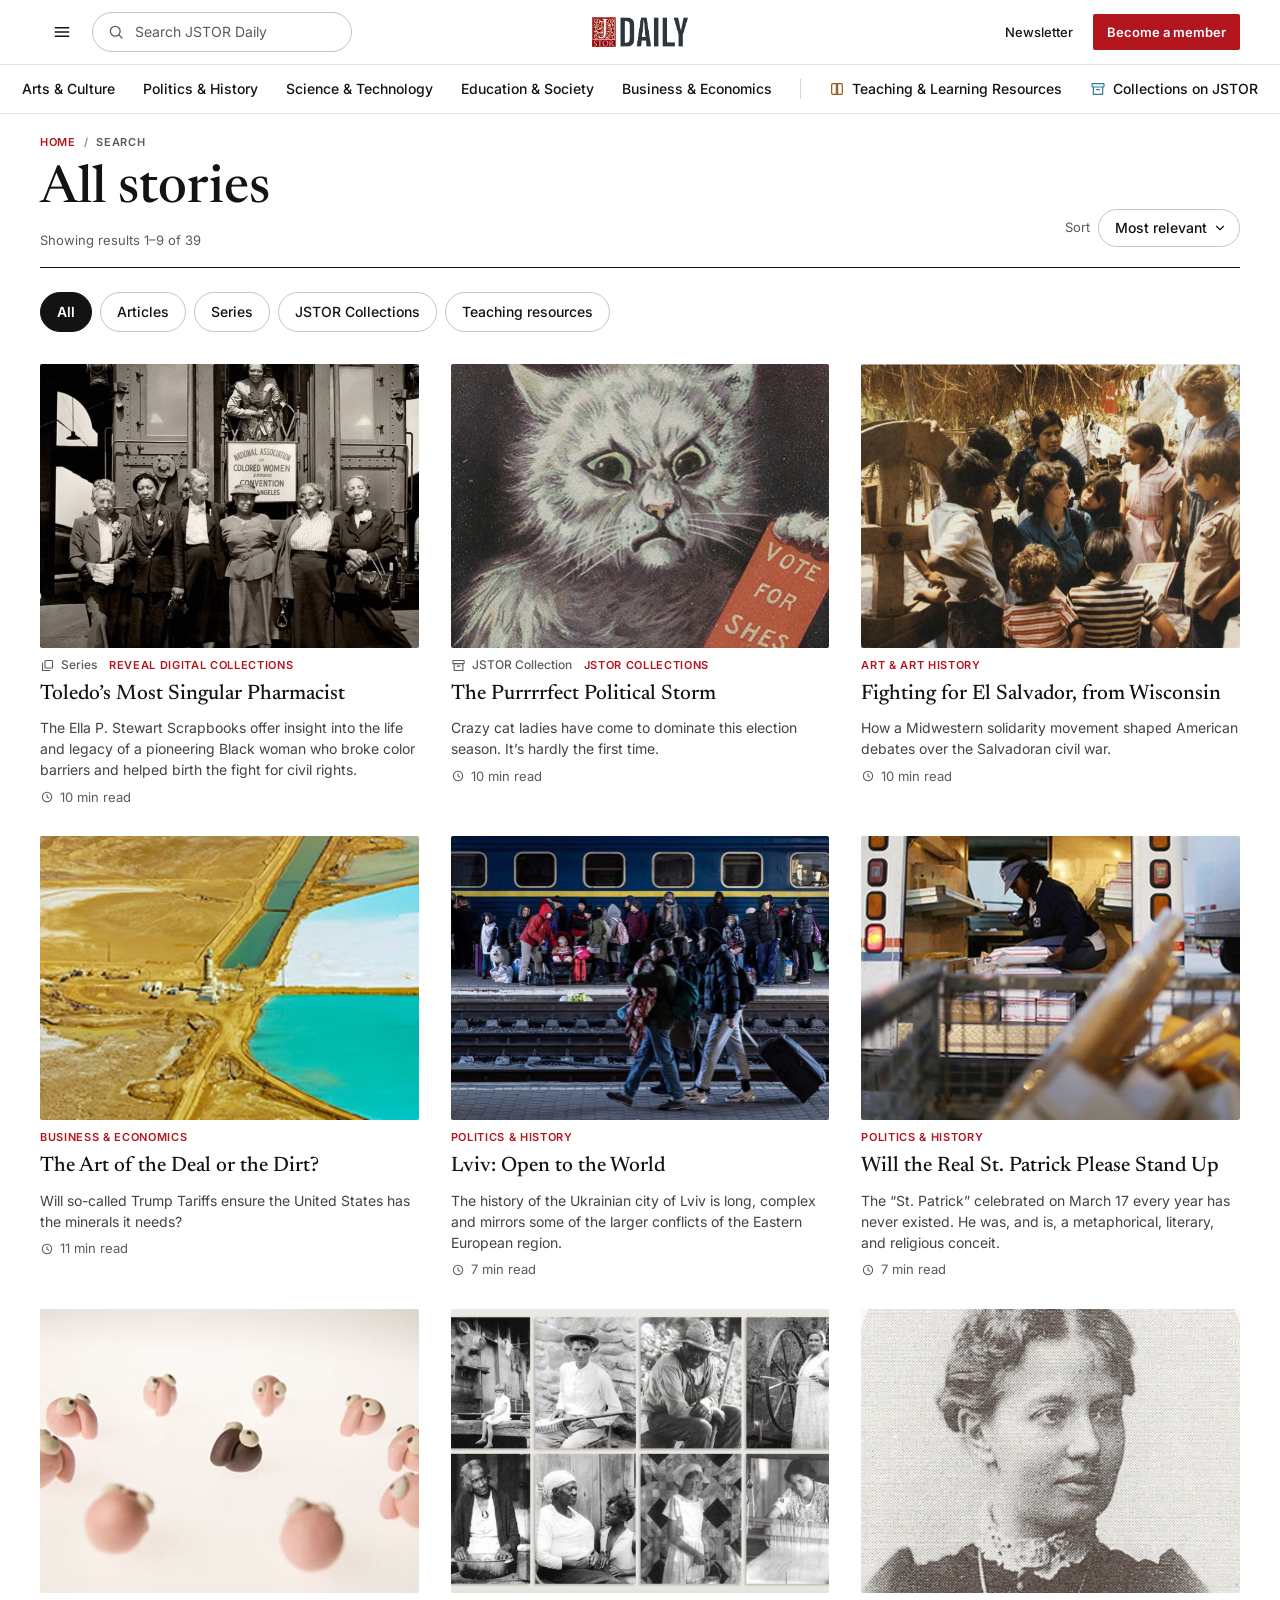
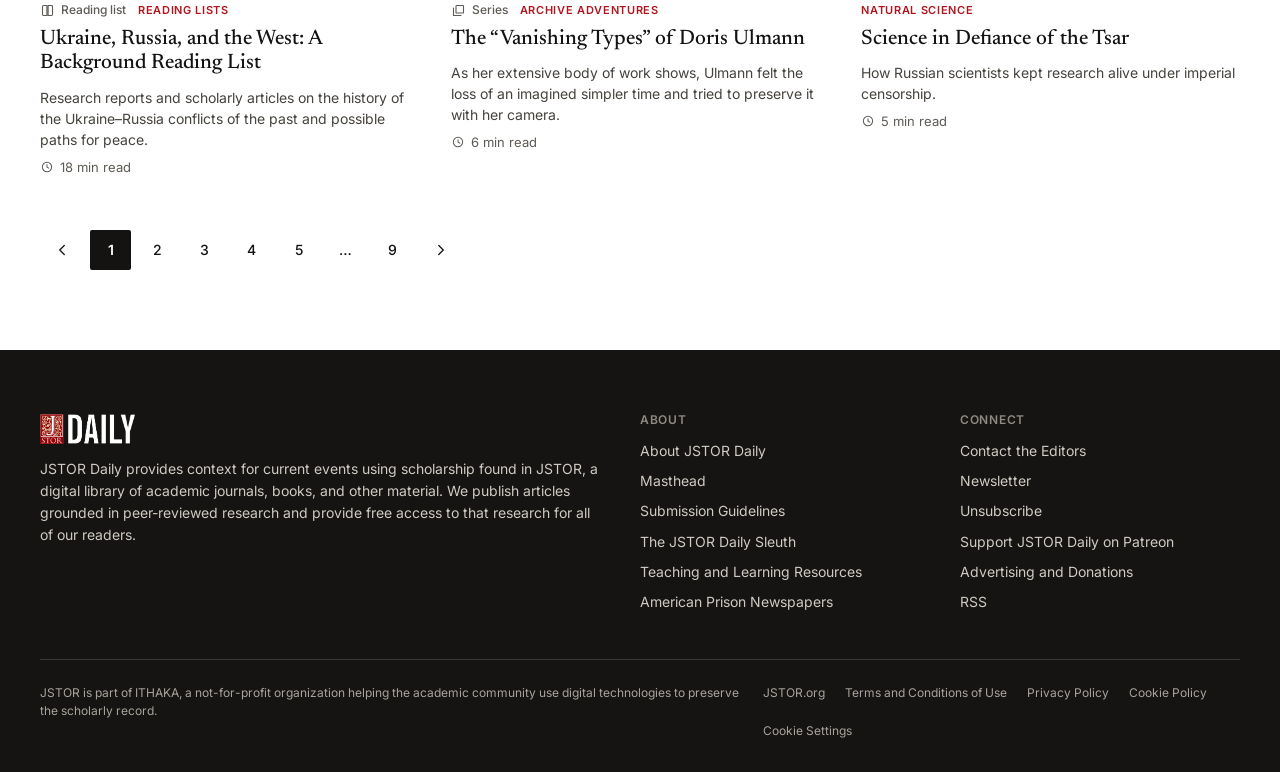
<file: search.html>
<!doctype html>
<html lang="en">
<head>
  <meta charset="utf-8">
  <meta name="viewport" content="width=device-width, initial-scale=1">
  <title>Search — JSTOR Daily</title>
  <link rel="preconnect" href="https://fonts.googleapis.com">
  <link rel="preconnect" href="https://fonts.gstatic.com" crossorigin>
  <link href="https://fonts.googleapis.com/css2?family=Inter:wght@400;500;600;700&family=Newsreader:ital,opsz,wght@0,6..72,400;0,6..72,500;1,6..72,400&display=swap" rel="stylesheet">
  <link rel="stylesheet" href="css/styles.css">
</head>
<body data-page="search">
  <div id="site-header"></div>

  <main class="wrap" style="padding-bottom:80px">
    <div class="results-head">
      <div>
        <nav class="breadcrumb" aria-label="Breadcrumb" style="margin-bottom:14px"><a href="index.html">Home</a><span class="sep">/</span><span>Search</span><span class="sep" data-q-crumb-sep hidden>/</span><span data-q-crumb></span></nav>
        <h1 id="results-title">All stories</h1>
        <p class="results-count" id="results-count" aria-live="polite"></p>
      </div>
      <label class="sort">Sort
        <select id="sort">
          <option value="relevant">Most relevant</option>
          <option value="newest">Newest</option>
          <option value="short">Shortest read</option>
        </select>
      </label>
    </div>

    <div class="chip-row scroll" data-filter-group="#results" style="margin-bottom:32px">
      <button class="chip is-active" type="button" data-filter="">All</button>
      <button class="chip" type="button" data-filter="Article">Articles</button>
      <button class="chip" type="button" data-filter="Series">Series</button>
      <button class="chip" type="button" data-filter="JSTOR Collection">JSTOR Collections</button>
      <button class="chip" type="button" data-filter="Reading list|Syllabus|Annotation|Pedagogical essay|Roundup">Teaching resources</button>
    </div>

    <div class="grid grid-3" id="results"></div>
    <div class="results-empty" id="results-empty" hidden></div>

    <nav class="pagination" aria-label="Pagination" id="pagination">
      <a class="pg-arrow" href="#" aria-label="Previous page"><svg class="i" aria-hidden="true"><use href="#i-chevronLeft"/></svg></a>
      <span class="is-current" aria-current="page">1</span><a href="#">2</a><a href="#">3</a><a href="#">4</a><a href="#">5</a><span>…</span><a href="#">9</a>
      <a class="pg-arrow" href="#" aria-label="Next page"><svg class="i" aria-hidden="true"><use href="#i-chevronRight"/></svg></a>
    </nav>
  </main>

  <div id="site-footer"></div>
  <script src="js/data.js"></script>
  <script src="js/components.js"></script>
  <script src="js/main.js"></script>
  <script>
    (function () {
      const q = (new URLSearchParams(location.search).get('q') || '').trim();
      const words = q.toLowerCase().split(/\s+/).filter((w) => w.length > 1);
      const all = Object.entries(JD.stories).filter(([id]) => !id.startsWith('t-'));
      const score = (s) => {
        const title = s.title.toLowerCase();
        return words.reduce((n, w) => n + (title.includes(w) ? 2 : 0) + ([s.label, s.cat, s.kind].join(' ').toLowerCase().includes(w) ? 1 : 0), 0);
      };
      let hits = all.map(([id, s]) => s).filter((s) => {
        if (!words.length) return true;
        const hay = [s.title, s.dek, s.label, s.cat, s.kind, s.tags].join(' ').toLowerCase();
        return words.every((w) => hay.includes(w));
      });

      const resultsEl = document.getElementById('results');
      const emptyEl = document.getElementById('results-empty');
      const countEl = document.getElementById('results-count');
      const pager = document.getElementById('pagination');

      if (q) {
        document.title = `Search results for “${q}” — JSTOR Daily`;
        document.getElementById('results-title').textContent = `Search results for “${q}”`;
        document.querySelector('[data-q-crumb]').textContent = `“${q}”`;
        document.querySelector('[data-q-crumb-sep]').hidden = false;
      }

      function render(order) {
        const list = hits.slice();
        if (order === 'relevant') list.sort((a, b) => score(b) - score(a));
        if (order === 'short') list.sort((a, b) => (a.time || 99) - (b.time || 99));
        if (order === 'newest') list.reverse();
        resultsEl.innerHTML = list.slice(0, 9).map((s) => JD.card(s, { dek: true, cls: 'card-sm' })).join('');
        setCount(Math.min(list.length, 9), list.length);
      }
      function setCount(shown, total) {
        countEl.textContent = total ? `Showing results 1–${shown} of ${total}` : '';
        emptyEl.hidden = shown > 0;
        emptyEl.innerHTML = q
          ? `No stories match “${JD.esc(q)}” with this filter. Try a broader term, or <a class="kicker-link" href="search.html">browse all stories</a>.`
          : 'No stories with this filter yet.';
        pager.hidden = total <= 9 || shown === 0;
      }

      render('relevant');
      document.getElementById('sort').addEventListener('change', (e) => {
        render(e.target.value);
        document.querySelector('[data-filter-group] .chip').click();
      });
      document.addEventListener('jd:filtered', (e) => setCount(e.detail.shown, e.detail.shown));
      pager.addEventListener('click', (e) => {
        const a = e.target.closest('a');
        if (!a) return;
        e.preventDefault();
        JD.toast('More pages aren’t part of this prototype');
      });
    })();
  </script>
</body>
</html>
</file>
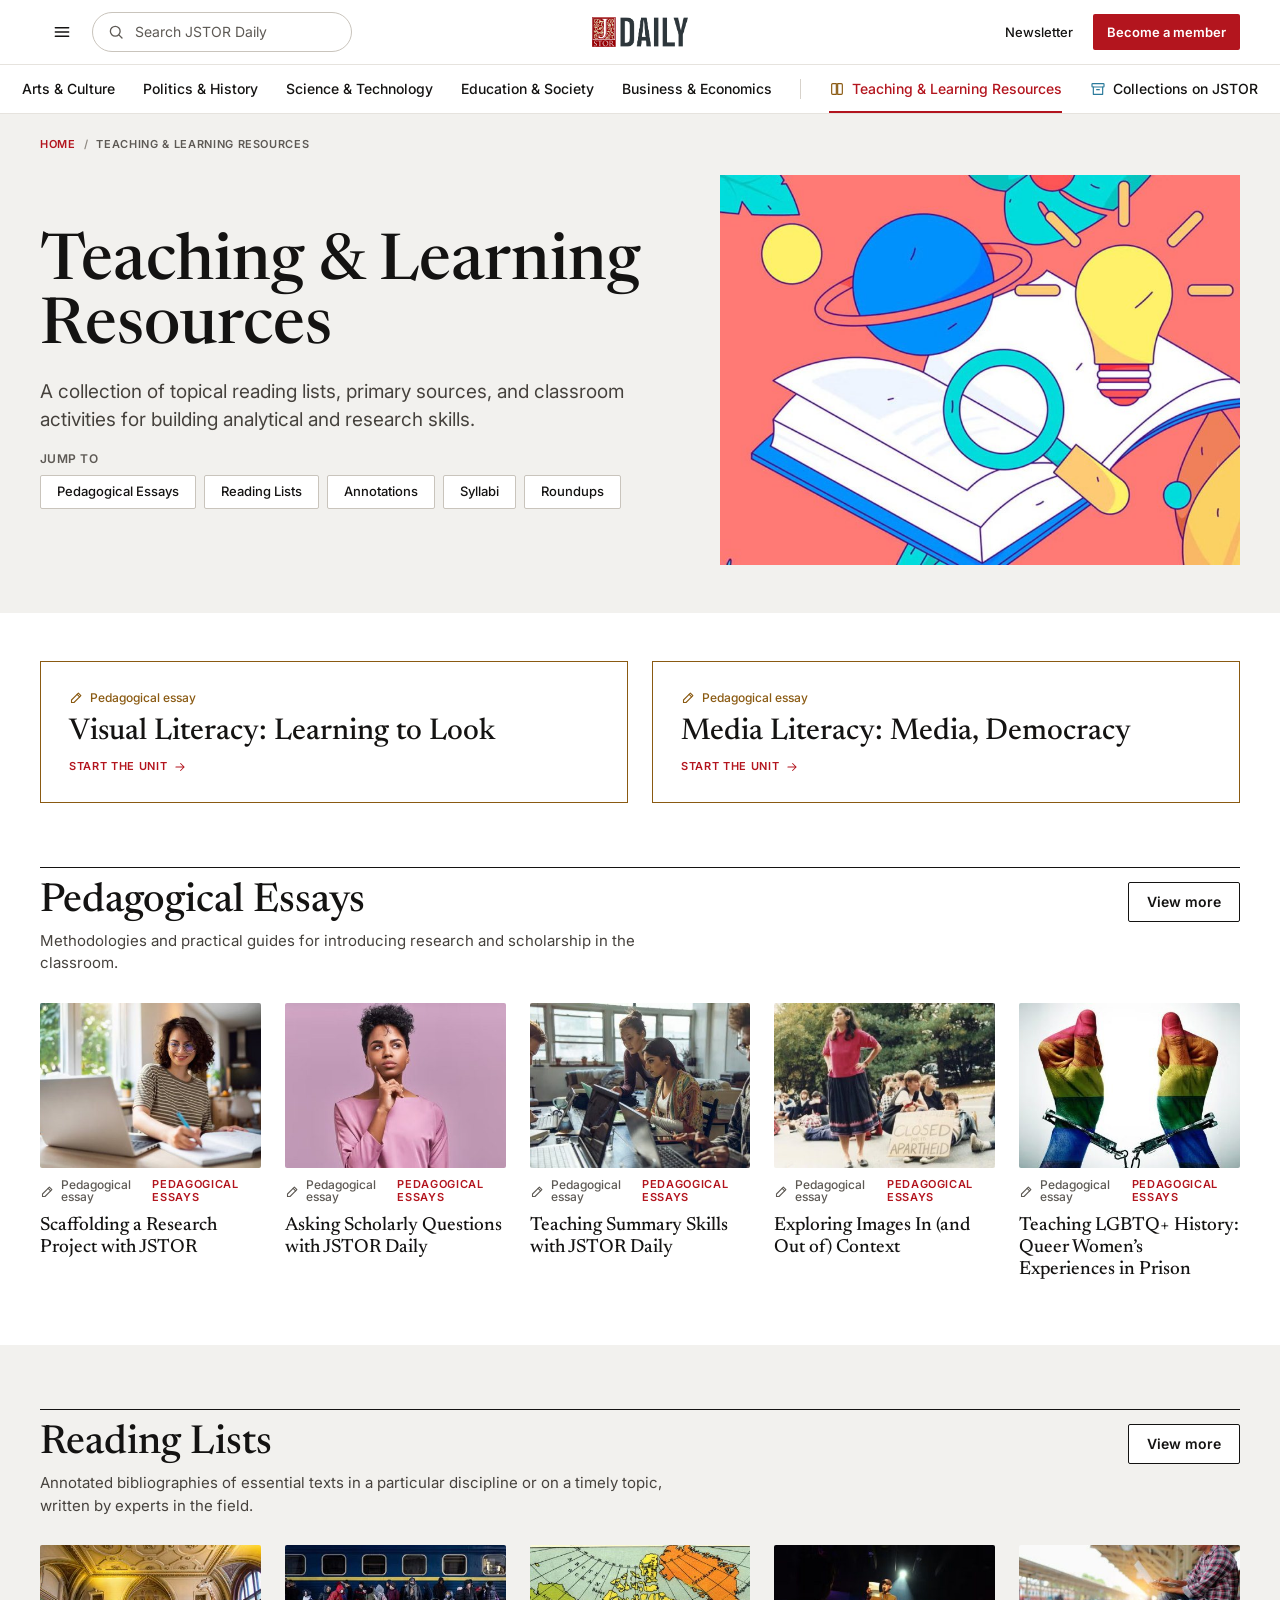
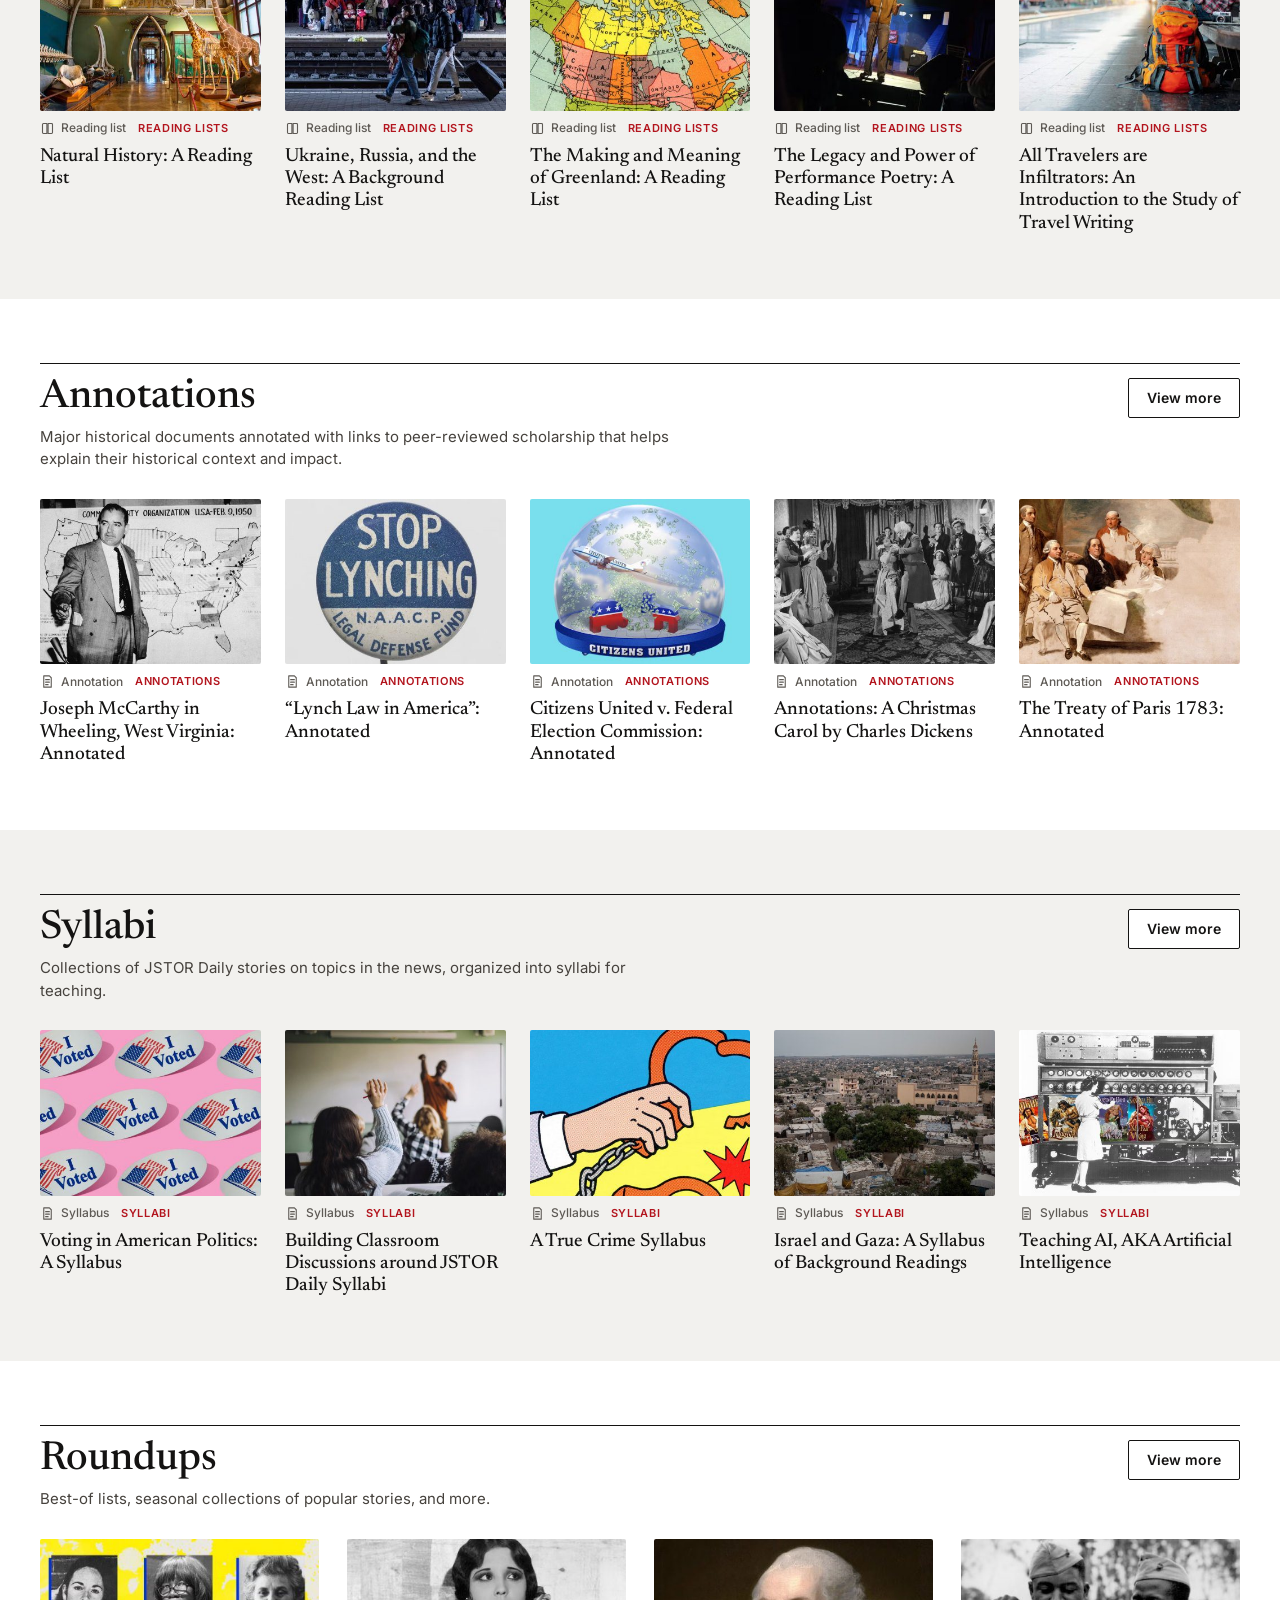
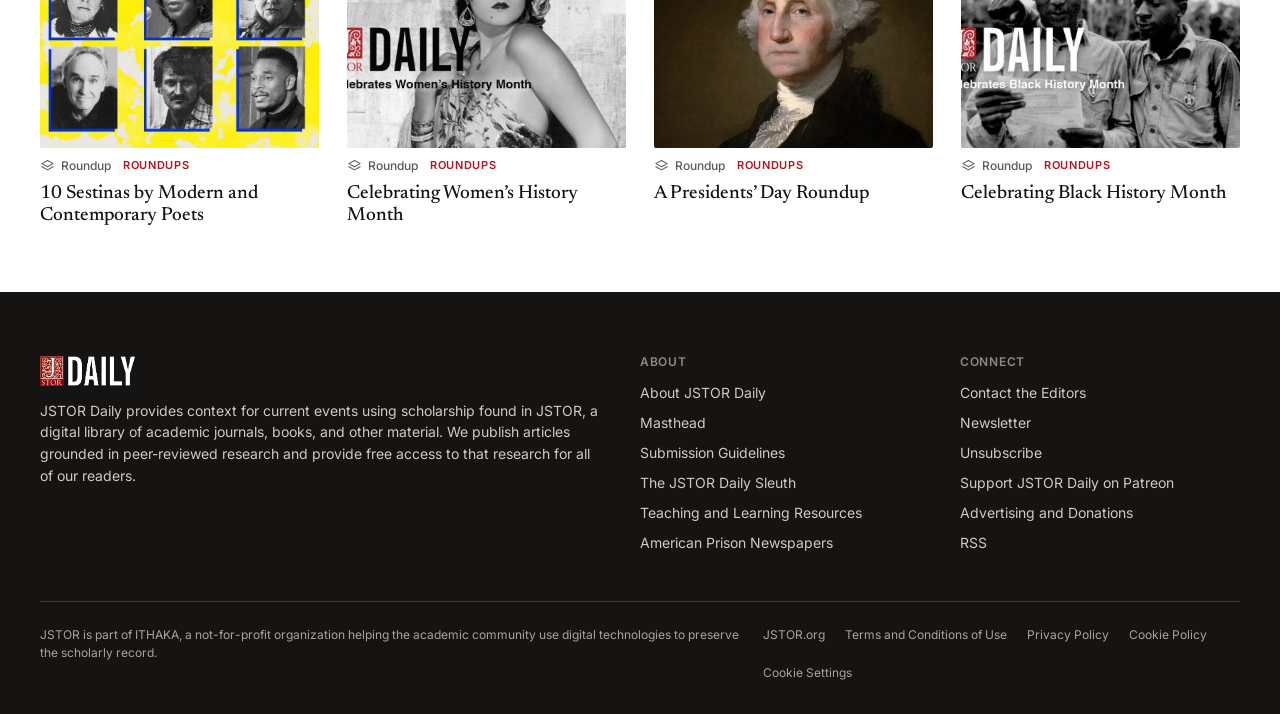
<file: teaching.html>
<!doctype html>
<html lang="en">
<head>
  <meta charset="utf-8">
  <meta name="viewport" content="width=device-width, initial-scale=1">
  <title>Teaching &amp; Learning Resources — JSTOR Daily</title>
  <link rel="preconnect" href="https://fonts.googleapis.com">
  <link rel="preconnect" href="https://fonts.gstatic.com" crossorigin>
  <link href="https://fonts.googleapis.com/css2?family=Inter:wght@400;500;600;700&family=Newsreader:ital,opsz,wght@0,6..72,400;0,6..72,500;1,6..72,400&display=swap" rel="stylesheet">
  <link rel="stylesheet" href="css/styles.css">
</head>
<body data-page="teaching" data-active="teaching">
  <div id="site-header"></div>

  <main>
    <section class="page-banner"><div class="wrap">
      <nav class="breadcrumb" aria-label="Breadcrumb"><a href="index.html">Home</a><span class="sep">/</span><span>Teaching &amp; Learning Resources</span></nav>
      <div class="page-banner-grid">
        <div>
          <h1>Teaching &amp; Learning Resources</h1>
          <p class="lede">A collection of topical reading lists, primary sources, and classroom activities for building analytical and research skills.</p>
          <p class="jump-label">Jump to</p>
          <div class="chip-row scroll jump-to">
            <a class="chip chip-sm" href="#essays">Pedagogical Essays</a>
            <a class="chip chip-sm" href="#reading-lists">Reading Lists</a>
            <a class="chip chip-sm" href="#annotations">Annotations</a>
            <a class="chip chip-sm" href="#syllabi">Syllabi</a>
            <a class="chip chip-sm" href="#roundups">Roundups</a>
          </div>
        </div>
        <img src="assets/img/050.jpg" alt="">
      </div>
    </div></section>

    <div class="wrap units">
      <a class="unit" href="article.html"><span class="kind"><svg class="i" aria-hidden="true"><use href="#i-pencil"/></svg>Pedagogical essay</span><h3>Visual Literacy: Learning to Look</h3><span class="kicker-link">Start the unit<svg class="i i-sm" aria-hidden="true"><use href="#i-arrowRight"/></svg></span></a>
      <a class="unit" href="article.html"><span class="kind"><svg class="i" aria-hidden="true"><use href="#i-pencil"/></svg>Pedagogical essay</span><h3>Media Literacy: Media, Democracy</h3><span class="kicker-link">Start the unit<svg class="i i-sm" aria-hidden="true"><use href="#i-arrowRight"/></svg></span></a>
    </div>

    <section class="res-section" id="essays"><div class="wrap">
      <div class="res-head"><div><h2>Pedagogical Essays</h2><p>Methodologies and practical guides for introducing research and scholarship in the classroom.</p></div><a class="btn btn-white" href="search.html?q=Pedagogical%20essay">View more</a></div>
      <div class="grid grid-5" data-cards="scaffolding,scholarlyq,summary,images,lgbtq" data-size="xs" data-notime></div>
    </div></section>

    <section class="res-section alt" id="reading-lists"><div class="wrap">
      <div class="res-head"><div><h2>Reading Lists</h2><p>Annotated bibliographies of essential texts in a particular discipline or on a timely topic, written by experts in the field.</p></div><a class="btn btn-white" href="search.html?q=Reading%20list">View more</a></div>
      <div class="grid grid-5" data-cards="t-natural,t-ukraine,t-greenland,poetry,travel" data-size="xs" data-notime></div>
    </div></section>

    <section class="res-section" id="annotations"><div class="wrap">
      <div class="res-head"><div><h2>Annotations</h2><p>Major historical documents annotated with links to peer-reviewed scholarship that helps explain their historical context and impact.</p></div><a class="btn btn-white" href="search.html?q=Annotation">View more</a></div>
      <div class="grid grid-5" data-cards="mccarthy,lynchlaw,citizens,carol,paris" data-size="xs" data-notime></div>
    </div></section>

    <section class="res-section alt" id="syllabi"><div class="wrap">
      <div class="res-head"><div><h2>Syllabi</h2><p>Collections of JSTOR Daily stories on topics in the news, organized into syllabi for teaching.</p></div><a class="btn btn-white" href="search.html?q=Syllabus">View more</a></div>
      <div class="grid grid-5" data-cards="t-voting,discussions,t-truecrime,gaza,t-ai" data-size="xs" data-notime></div>
    </div></section>

    <section class="res-section" id="roundups"><div class="wrap">
      <div class="res-head"><div><h2>Roundups</h2><p>Best-of lists, seasonal collections of popular stories, and more.</p></div><a class="btn btn-white" href="search.html?q=Roundup">View more</a></div>
      <div class="grid grid-4" data-cards="sestinas,t-women,presidents,blackhistory" data-size="xs" data-notime></div>
    </div></section>
  </main>

  <div id="site-footer"></div>
  <script src="js/data.js"></script>
  <script src="js/components.js"></script>
  <script src="js/main.js"></script>
</body>
</html>
</file>
<file: css/styles.css>
/* ---------- Tokens ---------- */
:root {
  --ink: #141312;
  --ink-2: #22201d;
  --body: #46423d;
  --muted: #5e5a55;
  --faint: #8e8981;
  --line: #e6e3de;
  --line-2: #d7d2cb;
  --control: #c9c4bc;
  --paper: #ffffff;
  --sand: #f2f1ee;
  --hover: #f8f7f5;
  --pink: #f8eeee;
  --red: #b3151e;
  --red-dark: #9a1219;
  --gold: #8a5a12;
  --footer: #151413;

  --serif: "Newsreader", Georgia, "Times New Roman", serif;
  --sans: "Inter", system-ui, -apple-system, "Segoe UI", sans-serif;

  --wrap: 1280px;
  --gutter: 40px;
  --header-h: 64px;
  --ease: cubic-bezier(0.4, 0, 0.2, 1);
  --ease-out: cubic-bezier(0.32, 0.72, 0, 1);
}

@media (max-width: 767px) {
  :root { --gutter: 20px; }
}

/* ---------- Base ---------- */
*, *::before, *::after { box-sizing: border-box; }
html { -webkit-text-size-adjust: 100%; scroll-behavior: smooth; }
body {
  margin: 0;
  font-family: var(--sans);
  color: var(--ink);
  background: var(--paper);
  -webkit-font-smoothing: antialiased;
}
body.is-locked { overflow: hidden; }
img { display: block; max-width: 100%; }
a { color: inherit; text-decoration: none; }
button { font: inherit; color: inherit; background: none; border: 0; padding: 0; cursor: pointer; }
input { font: inherit; }
h1, h2, h3, h4, p { margin: 0; }
:focus-visible { outline: 2px solid var(--red); outline-offset: 2px; }

.i { width: 18px; height: 18px; flex: none; fill: none; stroke: currentColor; stroke-width: 1.75; stroke-linecap: round; stroke-linejoin: round; }
.i-sm { width: 14px; height: 14px; }
.i-lg { width: 20px; height: 20px; }

.wrap { max-width: var(--wrap); margin: 0 auto; padding: 0 var(--gutter); }
.visually-hidden { position: absolute; width: 1px; height: 1px; overflow: hidden; clip: rect(0 0 0 0); white-space: nowrap; }

/* ---------- Type helpers ---------- */
.eyebrow { font: 600 13px/1.2 var(--sans); letter-spacing: 0.04em; text-transform: uppercase; color: var(--red); }
.kicker { font: 600 11px/1.2 var(--sans); letter-spacing: 0.06em; text-transform: uppercase; color: var(--red); }
.kicker-link { font: 600 11px/1.2 var(--sans); letter-spacing: 0.06em; text-transform: uppercase; color: var(--red); display: inline-flex; align-items: center; gap: 6px; }
.kicker-link:hover { text-decoration: underline; text-underline-offset: 3px; }
.meta { display: flex; align-items: center; gap: 12px; min-height: 15px; }
.kind { display: inline-flex; align-items: center; gap: 6px; font: 500 12px/1 var(--sans); color: var(--muted); }
.kind .i { width: 15px; height: 15px; }
.read-time { display: inline-flex; align-items: center; gap: 6px; font: 400 13px/1 var(--sans); color: var(--muted); }
.read-time .i { width: 14px; height: 14px; }
.serif { font-family: var(--serif); font-weight: 500; }

/* ---------- Buttons & chips ---------- */
.btn {
  display: inline-flex; align-items: center; justify-content: center; gap: 8px;
  height: 44px; padding: 0 18px; border-radius: 2px;
  font: 600 14px/1 var(--sans); white-space: nowrap;
  transition: background-color 0.15s var(--ease), color 0.15s var(--ease), border-color 0.15s var(--ease);
}
.btn-sm { height: 36px; padding: 0 14px; font-size: 13px; }
.btn-red { background: var(--red); color: #fff; }
.btn-red:hover { background: var(--red-dark); }
.btn-dark { background: var(--ink); color: #fff; }
.btn-dark:hover { background: #3d3a36; }
.btn-white { background: #fff; color: var(--ink); border: 1px solid var(--ink); }
.btn-white:hover { background: #f4f3f0; }
.btn-block { width: 100%; }

.chip {
  display: inline-flex; align-items: center; height: 40px; padding: 0 16px; border-radius: 20px;
  border: 1px solid var(--control); background: #fff; font: 500 14px/1 var(--sans); white-space: nowrap;
  transition: background-color 0.15s var(--ease), border-color 0.15s var(--ease), color 0.15s var(--ease);
}
.chip:hover { background: #f4f3f0; border-color: var(--ink); }
.chip.is-active { background: var(--ink); border-color: var(--ink); color: #fff; font-weight: 600; }
.chip-sm { height: 34px; border-radius: 17px; font-size: 13px; }
.chip-row { display: flex; flex-wrap: wrap; gap: 8px; }

.circle-btn {
  width: 44px; height: 44px; border-radius: 22px; border: 1px solid var(--ink);
  display: inline-flex; align-items: center; justify-content: center; transition: background-color 0.15s var(--ease);
}
.circle-btn:hover:not(:disabled) { background: #f4f3f0; }
.circle-btn:disabled { border-color: var(--control); color: var(--control); cursor: default; }
.circle-btn.sm { width: 32px; height: 32px; }

.icon-btn { width: 44px; height: 44px; display: inline-flex; align-items: center; justify-content: center; border-radius: 2px; }
.icon-btn:hover { background: #f4f3f0; }

/* ---------- Header ---------- */
.site-header { position: relative; z-index: 50; background: #fff; }
.site-header.is-sticky { position: sticky; top: 0; }
.header-row { border-bottom: 1px solid var(--line); background: #fff; position: relative; z-index: 3; }
.header-row .wrap { height: var(--header-h); display: grid; grid-template-columns: 1fr auto 1fr; align-items: center; gap: 16px; }
.header-left { display: flex; align-items: center; gap: 8px; }
.header-right { display: flex; align-items: center; justify-content: flex-end; gap: 20px; }
.header-link { font: 500 13px/1 var(--sans); }
.header-link:hover { color: var(--red); }

.menu-toggle .i-close { display: none; }
.menu-open .menu-toggle .i-menu { display: none; }
.menu-open .menu-toggle .i-close { display: block; }

.search-field {
  display: flex; align-items: center; gap: 10px; width: 260px; height: 40px; padding: 0 14px;
  border: 1px solid var(--control); border-radius: 20px; background: #fff; color: var(--muted);
  font: 400 14px/1 var(--sans); text-align: left; transition: border-color 0.15s var(--ease);
}
.search-field:hover { border-color: var(--ink); }
.search-toggle-mobile { display: none; }

.logo { display: inline-flex; align-items: center; }
.logo img { width: auto; height: 30px; }
.logo-lg img { height: 56px; }

.masthead { text-align: center; padding: 24px var(--gutter) 20px; display: flex; flex-direction: column; align-items: center; gap: 8px; }
.masthead p { font: 400 12px/1.4 var(--sans); color: var(--muted); }

.subnav { background: #fff; border-bottom: 1px solid var(--line); position: relative; z-index: 2; }
.subnav.is-ruled { border-top: 1px solid var(--ink); border-bottom-color: var(--ink); }
.subnav .wrap { display: flex; justify-content: center; align-items: center; gap: 28px; height: 48px; }
.subnav a { display: inline-flex; align-items: center; gap: 7px; height: 100%; font: 500 14px/1 var(--sans); white-space: nowrap; border-bottom: 2px solid transparent; padding-top: 2px; transition: color 0.15s var(--ease); }
.subnav a:hover { color: var(--red); }
.subnav a.is-active { color: var(--red); border-bottom-color: var(--red); }
.subnav .divider { width: 1px; height: 20px; background: var(--line-2); flex: none; }
.subnav .i { width: 16px; height: 16px; }
.subnav .i-teach { color: var(--gold); }
.subnav .i-coll { color: #2a7a9b; }
.home-subnav { position: sticky; top: 0; z-index: 40; }

/* ---------- Nav menu (opens under the header row; search bar never moves) ---------- */
.nav-menu { position: fixed; left: 0; right: 0; bottom: 0; z-index: 55; pointer-events: none; visibility: hidden; }
.nav-menu.is-open { pointer-events: auto; visibility: visible; }
.nav-menu-panel {
  background: #fff; border-bottom: 1px solid var(--line);
  clip-path: inset(0 0 100% 0); transition: clip-path 0.3s var(--ease);
}
.nav-menu.is-open .nav-menu-panel { clip-path: inset(0 0 0 0); }
.nav-menu-scrim { position: absolute; inset: 0; background: rgba(20, 20, 20, 0.45); opacity: 0; transition: opacity 0.3s var(--ease); z-index: -1; }
.nav-menu.is-open .nav-menu-scrim { opacity: 1; }
.nav-menu-grid { display: grid; grid-template-columns: 1fr 1.15fr 1fr 1.05fr; gap: 40px; padding: 28px var(--gutter) 40px; max-width: var(--wrap); margin: 0 auto; }
.nav-col h3 { font: 600 11px/1 var(--sans); letter-spacing: 0.06em; text-transform: uppercase; color: var(--muted); margin-bottom: 14px; }
.nav-col ul { list-style: none; margin: 0; padding: 0; display: flex; flex-direction: column; gap: 10px; }
.nav-col a { font: 400 21px/1.2 var(--serif); display: inline-flex; align-items: flex-start; gap: 10px; transition: color 0.15s var(--ease); }
.nav-col a:hover { color: var(--red); }
.nav-col a .i { width: 16px; height: 16px; margin-top: 4px; }
.nav-search { display: none; }
.nav-feature img { width: 100%; aspect-ratio: 16 / 9; object-fit: cover; border-radius: 2px; margin-bottom: 12px; }
.nav-feature .eyebrow { font-size: 11px; margin-bottom: 6px; }
.nav-feature h4 { font: 500 21px/1.2 var(--serif); margin-bottom: 8px; }
.nav-feature:hover h4 { color: var(--red); text-decoration: underline; text-underline-offset: 3px; }

/* ---------- Search overlay ---------- */
.search-layer { position: fixed; inset: 0; z-index: 60; visibility: hidden; pointer-events: none; }
.search-layer.is-open { visibility: visible; pointer-events: auto; }
.search-scrim { position: absolute; inset: 0; background: rgba(20, 20, 20, 0.45); opacity: 0; transition: opacity 0.2s var(--ease); }
.search-layer.is-open .search-scrim { opacity: 1; }
.search-bar { position: relative; background: #fff; border-bottom: 1px solid var(--line); opacity: 0; transform: translateY(-6px); transition: opacity 0.2s var(--ease), transform 0.2s var(--ease); }
.search-layer.is-open .search-bar { opacity: 1; transform: none; }
.search-bar .wrap { height: var(--header-h); display: flex; align-items: center; gap: 16px; }
.search-center { flex: 1; display: flex; justify-content: center; position: relative; }
.search-box { position: relative; width: 640px; max-width: 100%; }
.search-input-wrap { display: flex; align-items: center; gap: 10px; height: 44px; padding: 0 8px 0 16px; border: 2px solid var(--ink); border-radius: 22px; background: #fff; }
.search-input-wrap input { flex: 1; border: 0; outline: 0; font: 400 15px/1 var(--sans); color: var(--ink); min-width: 0; background: transparent; }
.search-input-wrap input::placeholder { color: var(--muted); }
.search-input-wrap input::-webkit-search-cancel-button { display: none; }
.search-close { width: 32px; height: 32px; border-radius: 16px; display: inline-flex; align-items: center; justify-content: center; }
.search-close:hover { background: #f4f3f0; }
.search-spacer { width: 44px; flex: none; }

.search-dropdown { position: absolute; top: calc(100% + 8px); left: 0; right: 0; background: #fff; border: 1px solid var(--ink); border-radius: 8px; padding: 20px; display: flex; flex-direction: column; gap: 14px; max-height: calc(100vh - 100px); overflow: auto; }
.sd-label { font: 600 11px/1 var(--sans); letter-spacing: 0.06em; text-transform: uppercase; color: var(--muted); margin-bottom: 10px; }
.sd-cols { display: grid; grid-template-columns: 1fr 1fr; gap: 24px; }
.sd-explore a { display: flex; align-items: center; gap: 14px; padding: 10px 8px; border-radius: 4px; }
.sd-explore a:hover { background: var(--hover); }
.sd-explore strong { display: block; font: 600 14px/1.3 var(--sans); }
.sd-explore span { font: 400 12px/1.3 var(--sans); color: var(--muted); }
.sd-explore .i { color: var(--red); }
.sd-trending a { display: flex; gap: 8px; align-items: baseline; padding: 8px 0; font: 500 16px/1.25 var(--serif); }
.sd-trending a:hover { color: var(--red); }
.sd-trending b { font: 400 18px/1 var(--serif); color: var(--red); min-width: 12px; }
.sd-suggest a { display: flex; align-items: center; gap: 12px; padding: 9px 8px; border-radius: 4px; font: 400 15px/1.2 var(--sans); }
.sd-suggest a b { font-weight: 700; }
.sd-suggest a:hover, .sd-suggest a.is-hl { background: var(--hover); }
.sd-results { border-top: 1px solid var(--line); padding-top: 12px; display: flex; flex-direction: column; gap: 6px; }
.sd-result { display: flex; gap: 14px; padding: 10px; border-radius: 4px; align-items: center; }
.sd-result:hover, .sd-result.is-hl { background: var(--pink); }
.sd-result img { width: 72px; height: 72px; object-fit: cover; border-radius: 2px; flex: none; }
.sd-result h4 { font: 500 18px/1.2 var(--serif); margin-top: 6px; }
.skeleton { display: flex; gap: 14px; padding: 10px; }
.skeleton .sk-img { width: 72px; height: 72px; border-radius: 2px; flex: none; }
.skeleton .sk-lines { flex: 1; display: flex; flex-direction: column; gap: 8px; padding-top: 4px; }
.sk-img, .sk-line { background: linear-gradient(90deg, #eceae6 0%, #f6f5f2 50%, #eceae6 100%); background-size: 200% 100%; animation: shimmer 1.1s linear infinite; }
.sk-line { height: 12px; border-radius: 2px; }
@keyframes shimmer { to { background-position: -200% 0; } }
.sd-all { border-top: 1px solid var(--line); padding-top: 12px; display: inline-flex; align-items: center; gap: 8px; font: 600 14px/1 var(--sans); color: var(--red); }
.sd-all:hover { text-decoration: underline; text-underline-offset: 3px; }
.sd-empty { font: 400 14px/1.4 var(--sans); color: var(--muted); padding: 4px 8px; }

/* ---------- Story cards ---------- */
.card { display: flex; flex-direction: column; gap: 10px; border-radius: 2px; position: relative; transition: background-color 0.15s var(--ease); }
.card-img { position: relative; border-radius: 2px; overflow: hidden; }
.card-img img { width: 100%; aspect-ratio: 4 / 3; object-fit: cover; transition: transform 0.4s var(--ease); }
.card-img::after { content: ""; position: absolute; inset: 0; box-shadow: inset 0 0 0 0 var(--ink); transition: box-shadow 0.15s var(--ease); border-radius: 2px; pointer-events: none; }
.card-title { font: 500 24px/1.17 var(--serif); color: var(--ink); text-decoration-thickness: 1px; text-underline-offset: 3px; transition: color 0.15s var(--ease); }
.card-dek { font: 400 14px/1.5 var(--sans); color: var(--body); }
.card:hover .card-img::after { box-shadow: inset 0 0 0 2px var(--ink); }
.card:hover .card-title { color: var(--red); text-decoration-line: underline; }
.card-sm .card-title { font-size: 21px; }
.card-xs .card-title { font-size: 19px; }
.card-wide .card-img img { aspect-ratio: 16 / 9; }

.row-card { display: flex; gap: 14px; padding: 16px 0; border-bottom: 1px solid var(--line); }
.row-card:last-child { border-bottom: 0; }
.row-card .row-body { flex: 1; display: flex; flex-direction: column; gap: 8px; }
.row-card img { width: 96px; height: 96px; object-fit: cover; border-radius: 2px; flex: none; }
.row-card .card-title { font-size: 19px; }
.row-card:hover .card-title { color: var(--red); text-decoration-line: underline; }

.text-card { display: flex; flex-direction: column; gap: 8px; padding: 18px 0; border-bottom: 1px solid var(--line); }
.text-card:last-child { border-bottom: 0; }
.text-card .card-title { font-size: 21px; }
.text-card:hover .card-title { color: var(--red); text-decoration-line: underline; }

.grid { display: grid; gap: 32px; }
.grid > *, .featured-grid > *, .split-56 > *, .article-layout > *, .article-hero > *, .page-banner-grid > * { min-width: 0; }
.grid-3 { grid-template-columns: repeat(3, 1fr); }
.grid-4 { grid-template-columns: repeat(4, 1fr); gap: 28px; }
.grid-5 { grid-template-columns: repeat(5, 1fr); gap: 24px; }
.grid-2 { grid-template-columns: repeat(2, 1fr); }

/* ---------- Section scaffolding ---------- */
.section { padding: 40px 0 72px; }
.section-tight { padding-top: 0; }
.section-head { display: flex; justify-content: space-between; align-items: center; gap: 16px; padding-top: 14px; border-top: 1px solid var(--ink); margin-bottom: 28px; }
.section-head h2 { font: 500 30px/1.1 var(--serif); }
.section-head .sub { font: 400 13px/1.3 var(--sans); color: var(--muted); }
.section-head .title-group { display: flex; align-items: baseline; gap: 14px; flex-wrap: wrap; }
.rail-head { display: flex; justify-content: space-between; align-items: center; padding-bottom: 10px; border-bottom: 1px solid var(--ink); }

.banner { background: var(--sand); }
.banner-inner { max-width: 1440px; margin: 0 auto; display: grid; grid-template-columns: 678fr 522fr; align-items: stretch; min-height: 207px; }
.banner-copy { padding: 40px; display: flex; flex-direction: column; gap: 12px; justify-content: center; }
.banner-copy h2 { font: 500 48px/1 var(--serif); display: flex; align-items: center; gap: 12px; }
.banner-copy h2 .i { width: 30px; height: 30px; color: var(--red); }
.banner-copy p { font: 400 16px/1.5 var(--sans); color: var(--body); max-width: 560px; }
.banner-media { position: relative; z-index: 0; }
/* The photos fade to white at their left edge, and some stop short of it. Multiply turns white into the
   sand background, and an eased mask fades the edge out completely so no seam is left. */
.banner-media img {
  width: 100%; height: 100%; object-fit: cover; mix-blend-mode: multiply;
  --fade: linear-gradient(var(--fade-dir, to right), transparent 0%, rgba(0, 0, 0, 0.13) 8%, rgba(0, 0, 0, 0.4) 18%, rgba(0, 0, 0, 0.72) 28%, rgba(0, 0, 0, 0.92) 37%, #000 45%);
  -webkit-mask-image: var(--fade); mask-image: var(--fade);
}
.banner .actions { display: flex; gap: 12px; flex-wrap: wrap; margin-top: 4px; }

/* ---------- Home ---------- */
.featured { padding: 40px 0 64px; }
.featured-grid { display: grid; grid-template-columns: 2fr 1fr; gap: 56px; }
.hero { display: flex; flex-direction: column; gap: 16px; }
.hero-media { position: relative; border-radius: 2px; overflow: hidden; }
.hero-media img { width: 100%; aspect-ratio: 763 / 477; object-fit: cover; }
.topic-banner { position: absolute; left: 0; right: 0; bottom: 0; display: flex; align-items: center; gap: 12px; padding: 12px 16px; background: rgba(179, 21, 30, 0.92); color: #fff; font: 500 14px/1.35 var(--sans); transition: background-color 0.15s var(--ease); }
.topic-banner:hover { background: var(--red-dark); }
.topic-banner b { font-weight: 700; }
.topic-banner .i { margin-left: auto; }
.j-box { width: 27px; height: 26px; background: #fff; color: var(--red); border-radius: 2px; display: inline-flex; align-items: center; justify-content: center; font: 700 13px/1 var(--sans); flex: none; }
.hero-title { font: 500 60px/1.05 var(--serif); letter-spacing: -0.01em; text-decoration-thickness: 2px; text-underline-offset: 6px; transition: color 0.15s var(--ease); }
.hero-dek { font: 400 19px/1.55 var(--sans); color: var(--body); }
.hero-link:hover .hero-title { color: var(--red); text-decoration-line: underline; }
.hero-link { display: flex; flex-direction: column; gap: 12px; }
.most-recent .lead-card { padding: 18px 0; border-bottom: 1px solid var(--line); }
.most-recent .lead-card .card-img img { aspect-ratio: 381 / 215; }

.carousel { position: relative; }
.carousel-track { display: grid; grid-auto-flow: column; grid-auto-columns: calc((100% - 4 * 28px) / 4.5); gap: 28px; overflow-x: auto; scroll-snap-type: x mandatory; scroll-behavior: smooth; scrollbar-width: none; }
.carousel-track::-webkit-scrollbar { display: none; }
.carousel-track > * { scroll-snap-align: start; }
.carousel-controls { display: flex; align-items: center; gap: 10px; font: 400 13px/1 var(--sans); color: var(--muted); }

.series-box { display: flex; flex-direction: column; gap: 12px; padding: 23px 20px 20px; background: var(--pink); border-top: 3px solid var(--red); transition: background-color 0.15s var(--ease); }
.series-box:hover { background: #f3e2e2; }
.series-box h3 { font: 500 24px/1.15 var(--serif); }
.series-box img { width: 100%; aspect-ratio: 4 / 3; object-fit: cover; border-radius: 2px; }
.series-box .latest { font: 400 12px/1 var(--sans); color: var(--muted); }
.series-box h4 { font: 500 18px/1.25 var(--serif); }
.series-box:hover h4 { color: var(--red); text-decoration: underline; text-underline-offset: 3px; }
.series-box .kicker-link { margin-top: auto; }

.newsletter { background: var(--red); color: #fff; overflow: hidden; }
.newsletter .wrap { display: grid; grid-template-columns: 1fr 1fr; gap: 40px; padding-top: 48px; }
.newsletter-copy { display: flex; flex-direction: column; gap: 14px; padding-bottom: 48px; max-width: 580px; }
.newsletter-copy .eyebrow { color: #fff; font-size: 12px; }
.newsletter-copy h2 { font: 500 40px/1.15 var(--serif); }
.newsletter-copy p { font: 400 16px/1.5 var(--sans); }
.newsletter-copy small { font: 400 12px/1.4 var(--sans); }
.subscribe { display: flex; height: 50px; }
.subscribe input { flex: 1; min-width: 0; border: 0; border-radius: 2px 0 0 2px; padding: 0 16px; font: 400 15px/1 var(--sans); color: var(--ink); }
.subscribe input::placeholder { color: #757575; }
.subscribe .btn { height: 50px; border-radius: 0 2px 2px 0; }
.subscribe-done { font: 600 15px/1.4 var(--sans); }
.newsletter-media { display: flex; justify-content: center; align-items: flex-end; padding-bottom: 48px; }
.newsletter-media img { width: 300px; }

.promo { display: grid; grid-template-columns: 200px 1fr; border: 1px solid #e0dcd5; border-radius: 2px; transition: background-color 0.15s var(--ease); }
.promo:hover { background: var(--hover); }
.promo img { width: 200px; height: 200px; object-fit: cover; }
.promo-body { padding: 22px; display: flex; flex-direction: column; gap: 10px; }
.promo-body .label { font: 600 12px/1 var(--sans); color: var(--red); }
.promo-body .label.gold { color: var(--gold); }
.promo-body h3 { font: 500 24px/1.15 var(--serif); }
.promo:hover h3 { color: var(--red); text-decoration: underline; text-underline-offset: 3px; }
.promo-body p { font: 400 14px/1.5 var(--sans); color: var(--body); }
.promo-body .kicker-link { margin-top: auto; }

.split-56 { display: grid; grid-template-columns: 2fr 1fr; gap: 56px; }
.tab-head { display: inline-flex; gap: 16px; align-items: center; padding: 10px 16px; border-top: 1px solid var(--line); margin-bottom: 28px; }
.tab-head .label { font: 600 12px/1 var(--sans); color: var(--gold); }

/* ---------- Article ---------- */
.breadcrumb { display: flex; flex-wrap: wrap; gap: 8px; font: 600 11px/1.2 var(--sans); letter-spacing: 0.06em; text-transform: uppercase; color: var(--muted); }
.breadcrumb a { color: var(--red); }
.breadcrumb a:hover { text-decoration: underline; }
.breadcrumb .sep { color: var(--faint); }
.article-header { padding: 28px 0 36px; display: flex; flex-direction: column; gap: 18px; }
.article-title { font: 500 64px/1.02 var(--serif); letter-spacing: -0.01em; }
.article-dek { font: 400 20px/1.45 var(--sans); color: var(--body); }
.byline { display: flex; flex-wrap: wrap; align-items: center; gap: 20px; padding: 14px 0; border-top: 1px solid var(--line); border-bottom: 1px solid var(--line); }
.byline .author { font: 600 14px/1 var(--sans); }
.byline .author a { text-decoration: underline; text-underline-offset: 3px; }
.byline .author a:hover { color: var(--red); }
.byline .date { font: 400 13px/1 var(--sans); color: var(--muted); }
.byline .jump { display: inline-flex; align-items: center; gap: 6px; font: 600 13px/1 var(--sans); color: var(--red); }
.byline .jump:hover { text-decoration: underline; text-underline-offset: 3px; }
.byline .actions { margin-left: auto; display: flex; gap: 8px; }
.byline .btn { height: 40px; padding: 0 14px; }
.btn.is-saved { background: var(--ink); color: #fff; }

.article-hero { display: grid; grid-template-columns: 2fr 1fr; gap: 40px; align-items: start; }
.article-hero figure, .article-body figure { margin: 0; display: flex; flex-direction: column; gap: 10px; }
.article-hero img { width: 100%; aspect-ratio: 773 / 515; object-fit: cover; border-radius: 2px; }
figcaption { font: italic 400 13px/1.4 var(--sans); color: var(--muted); }
.collection-card { border: 1px solid var(--line-2); }
.collection-card .cc-top { height: 130px; background: var(--red); display: flex; align-items: center; justify-content: center; }
.collection-card .cc-j { width: 64px; height: 64px; border: 2px solid #fff; color: #fff; display: flex; align-items: center; justify-content: center; font: 600 30px/1 var(--serif); }
.collection-card .cc-body { padding: 20px; display: flex; flex-direction: column; gap: 12px; }
.collection-card h3 { font: 500 22px/1.27 var(--serif); }
.collection-card p { font: 400 14px/1.57 var(--sans); color: var(--body); }

.article-layout { display: grid; grid-template-columns: 680px 300px; justify-content: space-between; gap: 64px; padding-bottom: 72px; }
.article-body { display: flex; flex-direction: column; gap: 26px; }
.article-body > p { font: 400 21px/1.62 var(--serif); color: var(--ink-2); }
.article-body figure { margin: 8px 0; }
.article-body figure img { width: 100%; border-radius: 2px; }
.editors-note { padding: 18px 0; border-top: 1px solid var(--line); border-bottom: 1px solid var(--line); font: 400 14px/1.57 var(--sans); }
.tags { display: flex; align-items: center; gap: 8px; flex-wrap: wrap; }
.tags .label { font: 600 12px/1 var(--sans); letter-spacing: 0.06em; text-transform: uppercase; color: var(--muted); margin-right: 4px; }

.jstor-ref { color: var(--red); text-decoration: underline; text-decoration-thickness: 1px; text-underline-offset: 3px; position: relative; }
.jstor-ref .j-mini { display: inline-flex; align-items: center; justify-content: center; width: 15px; height: 15px; margin-left: 4px; background: var(--red); color: #fff; border-radius: 2px; font: 700 10px/1 var(--sans); vertical-align: 2px; text-decoration: none; }
.ref-pop {
  position: absolute; z-index: 70; width: 380px; padding: 18px; display: flex; flex-direction: column; gap: 12px;
  background: #fff; border: 1px solid var(--ink); border-radius: 4px; box-shadow: 0 12px 32px rgba(20, 19, 18, 0.16);
  opacity: 0; transform: translateY(4px); transition: opacity 0.15s var(--ease), transform 0.15s var(--ease); pointer-events: none;
}
.ref-pop.is-open { opacity: 1; transform: none; pointer-events: auto; }
.ref-pop .rp-head { display: flex; align-items: center; gap: 10px; font: 600 11px/1 var(--sans); letter-spacing: 0.06em; text-transform: uppercase; color: var(--muted); }
.ref-pop .rp-head .j-box { width: 25px; height: 24px; background: var(--red); color: #fff; font-size: 12px; }
.ref-pop .rp-main { display: flex; gap: 14px; }
.rp-thumb { width: 72px; height: 69px; flex: none; background: #faf9f7; border: 1px solid var(--line-2); padding: 8px; display: flex; flex-direction: column; gap: 5px; }
.rp-thumb span { height: 3px; background: var(--line-2); }
.rp-thumb span:nth-child(1) { width: 70%; background: var(--faint); }
.rp-thumb span:nth-child(3), .rp-thumb span:nth-child(5) { width: 85%; }
.ref-pop h4 { font: 500 18px/1.2 var(--serif); }
.ref-pop .rp-cite { font: 400 12px/1.4 var(--sans); color: var(--muted); margin-top: 6px; }
.ref-pop .rp-desc { font: 400 13px/1.5 var(--sans); color: var(--body); }
.ref-pop .btn { height: 40px; }

.resources { padding-top: 24px; border-top: 4px solid var(--ink); margin-top: 30px; scroll-margin-top: 140px; }
.resources-title { display: flex; align-items: center; gap: 12px; font: 500 40px/1 var(--serif); margin-bottom: 12px; }
.resources-title .i { width: 26px; height: 26px; color: var(--red); }
.resources-intro { font: 400 15px/1.53 var(--sans); color: var(--body); }
.resource { padding: 24px 0; border-bottom: 2px solid var(--line-2); display: flex; flex-direction: column; gap: 8px; }
.resource h3 { font: 500 21px/1.29 var(--serif); }
.resource .by { font: 600 14px/1.3 var(--sans); }
.resource .cite { font: 400 13px/1.38 var(--sans); color: var(--muted); }
.resource .kicker-link { margin-top: 4px; }

.rail { display: flex; flex-direction: column; gap: 20px; }
.rail-sticky { position: sticky; top: 140px; display: flex; flex-direction: column; gap: 20px; }
.rail .row-card { padding: 0; border: 0; gap: 12px; }
.rail .row-card .card-title { font-size: 17px; line-height: 1.24; }
.rail-list { display: flex; flex-direction: column; gap: 20px; }
.rail-head .kicker { font-size: 12px; letter-spacing: 0.04em; }
.rail-head .ctrls { display: flex; gap: 6px; }
.rail-news { background: var(--sand); padding: 20px; display: flex; flex-direction: column; gap: 10px; }
.rail-news .kicker { font-size: 12px; }
.rail-news h3 { font: 500 20px/1.25 var(--serif); }
.rail-news input { height: 42px; border: 1px solid var(--line-2); padding: 0 12px; font: 400 14px/1 var(--sans); }

.read-next { background: var(--sand); padding: 64px 0; }
.read-next .card:hover { background: transparent; }
.read-next .card-title { font-size: 20px; }

/* ---------- Article tool hub ---------- */
.toolhub { position: fixed; right: 24px; bottom: 16px; z-index: 40; width: 194px; height: 203px; display: flex; align-items: flex-end; justify-content: flex-end; pointer-events: none; }
.toolhub-panel {
  pointer-events: auto; position: relative; overflow: hidden;
  width: 194px; height: 203px; border-radius: 6px; border: 1px solid var(--line-2);
  background: rgba(255, 255, 255, 0.9); backdrop-filter: blur(4px); -webkit-backdrop-filter: blur(4px);
  box-shadow: 0 6px 20px rgba(20, 19, 18, 0.08);
  transition-property: width, height, border-radius, border-width, margin, box-shadow;
  transition-duration: 0.45s; transition-timing-function: var(--ease-out);
}
.toolhub.is-collapsed .toolhub-panel { width: 169px; height: 44px; border-radius: 22px; }
.th-rows, .th-pill { position: absolute; }
/* Open: pill fades out fast, then rows rise in once the panel has room. */
.th-rows { transition: opacity 0.25s var(--ease) 0.12s, transform 0.35s var(--ease-out) 0.12s; }
.th-pill { transition: opacity 0.12s var(--ease); }
.th-rows { top: 0; left: 0; width: 192px; padding: 8px; display: flex; flex-direction: column; gap: 2px; }
.th-row { display: flex; align-items: center; gap: 10px; height: 45px; padding: 0 12px; border-radius: 4px; border-bottom: 1px solid var(--line); font: 500 13px/1 var(--sans); text-align: left; width: 100%; transition: background-color 0.15s var(--ease); }
.th-row:last-child { border-bottom: 0; }
.th-row:hover, .th-row:focus-visible { background: #f4f3f0; }
.th-pill { inset: 0; display: flex; align-items: center; justify-content: center; gap: 10px; font: 600 13px/1 var(--sans); width: 100%; opacity: 0; pointer-events: none; white-space: nowrap; }
/* Close: rows fade out fast, then the pill fades in as the panel settles. */
.toolhub.is-collapsed .th-rows { opacity: 0; transform: translateY(6px); pointer-events: none; transition: opacity 0.12s var(--ease), transform 0.12s var(--ease); }
.toolhub.is-collapsed .th-pill { opacity: 1; pointer-events: auto; transition: opacity 0.2s var(--ease) 0.2s; }
@media (prefers-reduced-motion: reduce) {
  .toolhub-panel, .th-rows, .th-pill, .toolhub.is-collapsed .th-rows, .toolhub.is-collapsed .th-pill { transition-duration: 0.01s; transition-delay: 0s; }
}
.th-pill .i-up { width: 14px; height: 14px; }
.th-pill:hover { background: #f4f3f0; }

.toast { position: fixed; left: 50%; bottom: 24px; transform: translate(-50%, 16px); z-index: 90; background: var(--ink); color: #fff; padding: 12px 18px; border-radius: 4px; font: 500 14px/1 var(--sans); opacity: 0; transition: opacity 0.2s var(--ease), transform 0.2s var(--ease); pointer-events: none; }
.toast.is-on { opacity: 1; transform: translate(-50%, 0); }

/* ---------- Teaching ---------- */
.page-banner { background: var(--sand); }
.page-banner .wrap { padding-top: 24px; padding-bottom: 48px; display: flex; flex-direction: column; gap: 24px; }
.page-banner-grid { display: grid; grid-template-columns: 624fr 520fr; gap: 56px; align-items: center; }
.page-banner h1 { font: 500 64px/1 var(--serif); }
.page-banner .lede { font: 400 19px/1.5 var(--sans); color: var(--body); margin: 18px 0; }
.page-banner img { width: 100%; aspect-ratio: 4 / 3; object-fit: cover; }
.jump-label { font: 600 12px/1 var(--sans); letter-spacing: 0.04em; text-transform: uppercase; color: var(--muted); margin-bottom: 10px; }
.jump-to .chip { border-radius: 2px; }

.units { display: grid; grid-template-columns: 1fr 1fr; gap: 24px; padding-top: 48px; }
.unit { border: 1px solid var(--gold); padding: 28px; display: flex; flex-direction: column; gap: 10px; transition: background-color 0.15s var(--ease); }
.unit:hover { background: var(--hover); }
.unit h3 { font: 500 30px/1.15 var(--serif); }
.unit:hover h3 { color: var(--red); }
.unit .kind { color: var(--gold); }

.res-section { padding: 64px 0; scroll-margin-top: 120px; }
.res-section.alt { background: var(--sand); }
.res-head { display: flex; justify-content: space-between; align-items: flex-start; gap: 16px; padding-top: 14px; border-top: 1px solid var(--ink); margin-bottom: 28px; }
.res-head h2 { font: 500 40px/1 var(--serif); margin-bottom: 8px; }
.res-head p { font: 400 15px/1.5 var(--sans); color: var(--body); max-width: 640px; }
.res-head .btn { height: 40px; }
.res-section.alt .card:hover { background: transparent; }

/* ---------- Collections & search ---------- */
.coll-banner .wrap { padding-top: 24px; }
.editors-pick { padding: 48px 0; }
.ep-card { display: grid; grid-template-columns: 1fr 1fr; gap: 36px; align-items: center; padding-bottom: 48px; border-bottom: 1px solid var(--line); }
.ep-card img { width: 100%; aspect-ratio: 582 / 364; object-fit: cover; border-radius: 2px; }
.ep-card .ep-body { display: flex; flex-direction: column; gap: 12px; }
.ep-card h2 { font: 500 40px/1.1 var(--serif); text-underline-offset: 5px; transition: color 0.15s var(--ease); }
.ep-card:hover h2 { color: var(--red); text-decoration: underline; }
.ep-card p { font: 400 17px/1.55 var(--sans); color: var(--body); }

.results-head { display: flex; justify-content: space-between; align-items: flex-end; gap: 20px; padding-bottom: 20px; border-bottom: 1px solid var(--ink); margin: 22px 0 24px; }
.results-head h1 { font: 500 52px/1.05 var(--serif); margin-bottom: 16px; }
.results-count { font: 400 13px/1 var(--sans); color: var(--muted); }
.sort { display: flex; align-items: center; gap: 8px; font: 400 13px/1 var(--sans); color: var(--muted); }
.sort select { height: 38px; border: 1px solid var(--control); border-radius: 19px; padding: 0 32px 0 16px; font: 500 14px/1 var(--sans); color: var(--ink); background: #fff; appearance: none; background-image: url("data:image/svg+xml,%3Csvg xmlns='http://www.w3.org/2000/svg' width='14' height='14' viewBox='0 0 24 24' fill='none' stroke='%23141312' stroke-width='2' stroke-linecap='round' stroke-linejoin='round'%3E%3Cpath d='m6 9 6 6 6-6'/%3E%3C/svg%3E"); background-repeat: no-repeat; background-position: right 12px center; cursor: pointer; }
.results-empty { padding: 40px 0; font: 400 16px/1.5 var(--sans); color: var(--body); }
.pagination { display: flex; align-items: center; gap: 6px; margin-top: 56px; }
.pagination a, .pagination span { min-width: 41px; height: 40px; display: inline-flex; align-items: center; justify-content: center; border-radius: 2px; font: 500 14px/1 var(--sans); }
.pagination a:hover { background: #f4f3f0; }
.pagination .is-current { background: var(--ink); color: #fff; font-weight: 600; }
.pagination .pg-arrow { width: 44px; }

/* ---------- Footer ---------- */
.site-footer { background: var(--footer); color: #cfcac2; padding: 64px 0 32px; }
.footer-top { display: grid; grid-template-columns: 2fr 1fr 1fr; gap: 40px; }
.footer-brand { display: flex; flex-direction: column; gap: 14px; max-width: 580px; }
.footer-brand p { font: 400 14px/1.57 var(--sans); }
.footer-col h3 { font: 600 12px/1 var(--sans); letter-spacing: 0.06em; text-transform: uppercase; color: var(--faint); margin-bottom: 14px; }
.footer-col ul { list-style: none; margin: 0; padding: 0; display: flex; flex-direction: column; gap: 10px; }
.footer-col a { font: 400 14px/1.3 var(--sans); }
.footer-col a:hover, .footer-legal a:hover { color: #fff; text-decoration: underline; text-underline-offset: 3px; }
.footer-bottom { margin-top: 48px; padding-top: 24px; border-top: 1px solid #3a3835; display: flex; justify-content: space-between; gap: 16px; font: 400 12px/1.5 var(--sans); color: #a8a39b; }
.footer-legal { display: flex; flex-wrap: wrap; gap: 20px; }

/* ---------- Tablet ---------- */
@media (max-width: 1100px) {
  .featured-grid, .split-56 { grid-template-columns: 1fr; gap: 40px; }
  .grid-5 { grid-template-columns: repeat(3, 1fr); }
  .grid-4 { grid-template-columns: repeat(2, 1fr); }
  .article-layout { grid-template-columns: 1fr; }
  .rail-sticky { position: static; }
  .article-hero { grid-template-columns: 1fr; }
  .nav-menu-grid { grid-template-columns: repeat(2, 1fr); }
  .carousel-track { grid-auto-columns: calc((100% - 2 * 28px) / 2.5); }
  .subnav .wrap { justify-content: flex-start; overflow-x: auto; scrollbar-width: none; }
  .subnav .wrap::-webkit-scrollbar { display: none; }
}

/* ---------- Mobile ---------- */
@media (max-width: 767px) {
  .header-row .wrap { grid-template-columns: 44px 1fr 44px; gap: 8px; }
  .header-left .search-field, .header-right .header-link, .header-right .btn { display: none; }
  .search-toggle-mobile { display: inline-flex; }
  .header-row .logo { justify-self: center; }
  .header-right { gap: 0; }
  .masthead { padding: 16px var(--gutter); }
  .logo-lg img { height: 40px; }
  .subnav .wrap { gap: 22px; }

  .nav-menu-panel { height: 100%; overflow-y: auto; }
  .nav-menu-grid { grid-template-columns: 1fr; gap: 28px; padding: 20px var(--gutter) 40px; }
  .nav-search { display: flex; }
  .nav-search .search-field { width: 100%; height: 44px; border-radius: 22px; }
  .nav-feature { display: none; }

  .search-bar .wrap { height: 64px; gap: 8px; }
  .search-bar .menu-toggle, .search-spacer { display: none; }
  .search-dropdown { position: fixed; top: 72px; left: 12px; right: 12px; max-height: calc(100vh - 88px); padding: 16px; }
  .sd-cols { grid-template-columns: 1fr; gap: 18px; }

  .featured { padding: 24px 0 40px; }
  .hero-title { font-size: 40px; }
  .hero-dek { font-size: 17px; }
  .topic-banner { position: static; }
  .grid-3, .grid-2, .grid-4, .grid-5 { grid-template-columns: 1fr; gap: 28px; }
  .carousel-track { grid-auto-columns: 78%; gap: 20px; }
  .section { padding: 32px 0 48px; }
  .section-head h2 { font-size: 26px; }
  .section-head { flex-wrap: wrap; }
  .banner-inner { grid-template-columns: 1fr; }
  .banner-copy { padding: 28px var(--gutter); }
  .banner-copy h2 { font-size: 36px; }
  .banner-media img { aspect-ratio: 16 / 7; --fade-dir: to bottom; }
  .newsletter .wrap { grid-template-columns: 1fr; gap: 0; }
  .newsletter-copy h2 { font-size: 30px; }
  .newsletter-media img { width: 220px; }
  .subscribe { flex-direction: column; height: auto; gap: 8px; }
  .subscribe input { flex: none; height: 50px; border-radius: 2px; }
  .subscribe .btn { border-radius: 2px; }
  .promo { grid-template-columns: 1fr; }
  .promo img { width: 100%; height: auto; aspect-ratio: 16 / 9; }

  .article-title { font-size: 40px; }
  .article-dek { font-size: 17px; }
  .byline { gap: 12px 16px; }
  .byline .actions { margin-left: 0; width: 100%; }
  .byline .actions .btn { flex: 1; }
  .article-body > p { font-size: 19px; }
  .resources-title { font-size: 32px; }
  .ref-pop { width: calc(100vw - 32px); }
  .read-next { padding: 40px 0 120px; }

  .toolhub { left: 0; right: 0; bottom: 0; width: auto; height: 90px; }
  .toolhub-panel { width: 100%; height: 90px; border-radius: 0; border-width: 1px 0 0; background: rgba(255, 255, 255, 0.96); box-shadow: 0 -4px 16px rgba(20, 19, 18, 0.06); }
  .toolhub.is-collapsed .toolhub-panel { width: 50px; height: 43px; border-radius: 12px 12px 0 0; border-width: 1px 1px 0; margin-right: 16px; }
  .th-rows { width: 100vw; flex-direction: row; padding: 4px 8px 18px; gap: 0; }
  .th-row { flex: 1; flex-direction: column; justify-content: center; gap: 6px; height: 67px; padding: 0 4px; border: 0; font-size: 12px; text-align: center; line-height: 1.2; }
  .th-pill .th-label, .th-pill .i-grid { display: none; }

  .page-banner-grid, .units, .ep-card { grid-template-columns: 1fr; gap: 24px; }
  .page-banner h1 { font-size: 40px; }
  .res-head { flex-direction: column; }
  .res-head h2 { font-size: 32px; }
  .results-head { flex-direction: column; align-items: flex-start; }
  .results-head h1 { font-size: 34px; }
  .ep-card h2 { font-size: 30px; }
  .chip-row.scroll { flex-wrap: nowrap; overflow-x: auto; scrollbar-width: none; margin-right: calc(-1 * var(--gutter)); padding-right: var(--gutter); }
  .chip-row.scroll::-webkit-scrollbar { display: none; }

  .footer-top { grid-template-columns: 1fr; gap: 32px; }
  .footer-bottom { flex-direction: column; }
}

@media (prefers-reduced-motion: reduce) {
  *, *::before, *::after { transition-duration: 0.01ms !important; animation-duration: 0.01ms !important; scroll-behavior: auto !important; }
}
</file>
